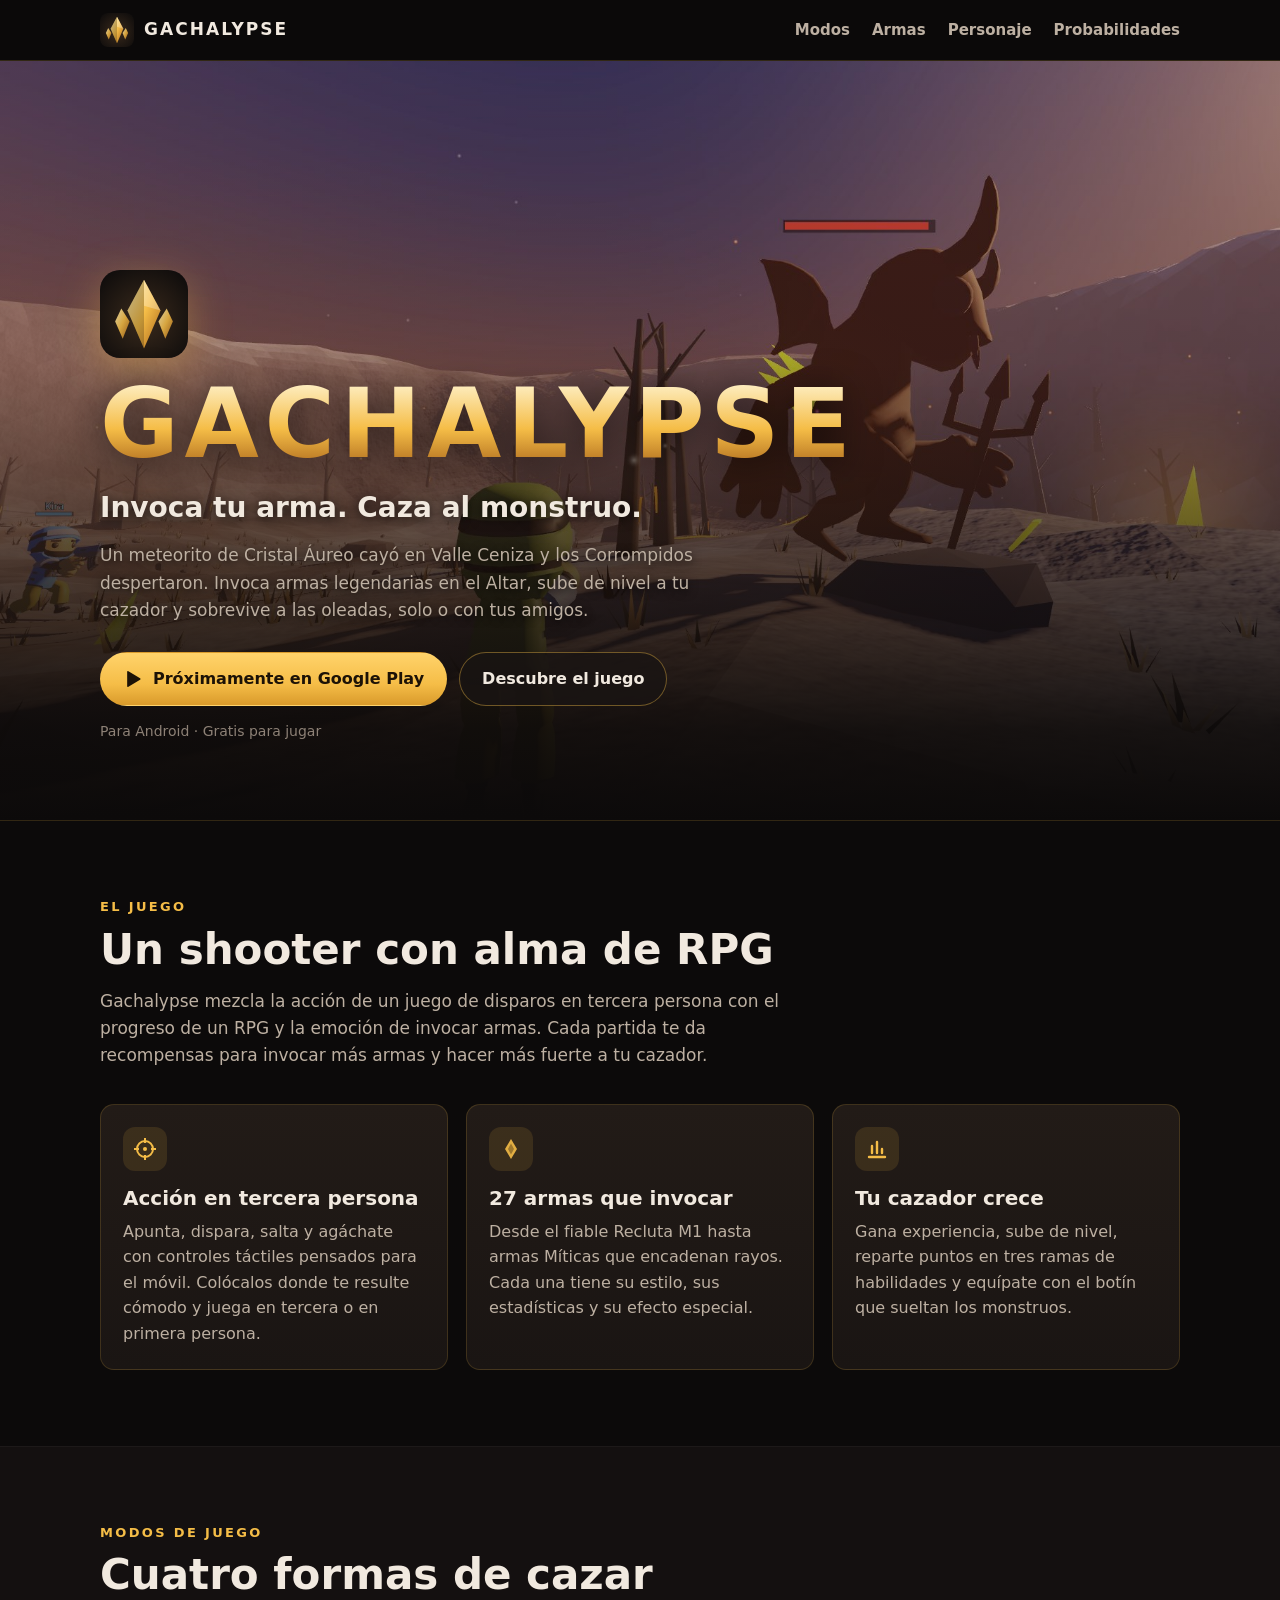
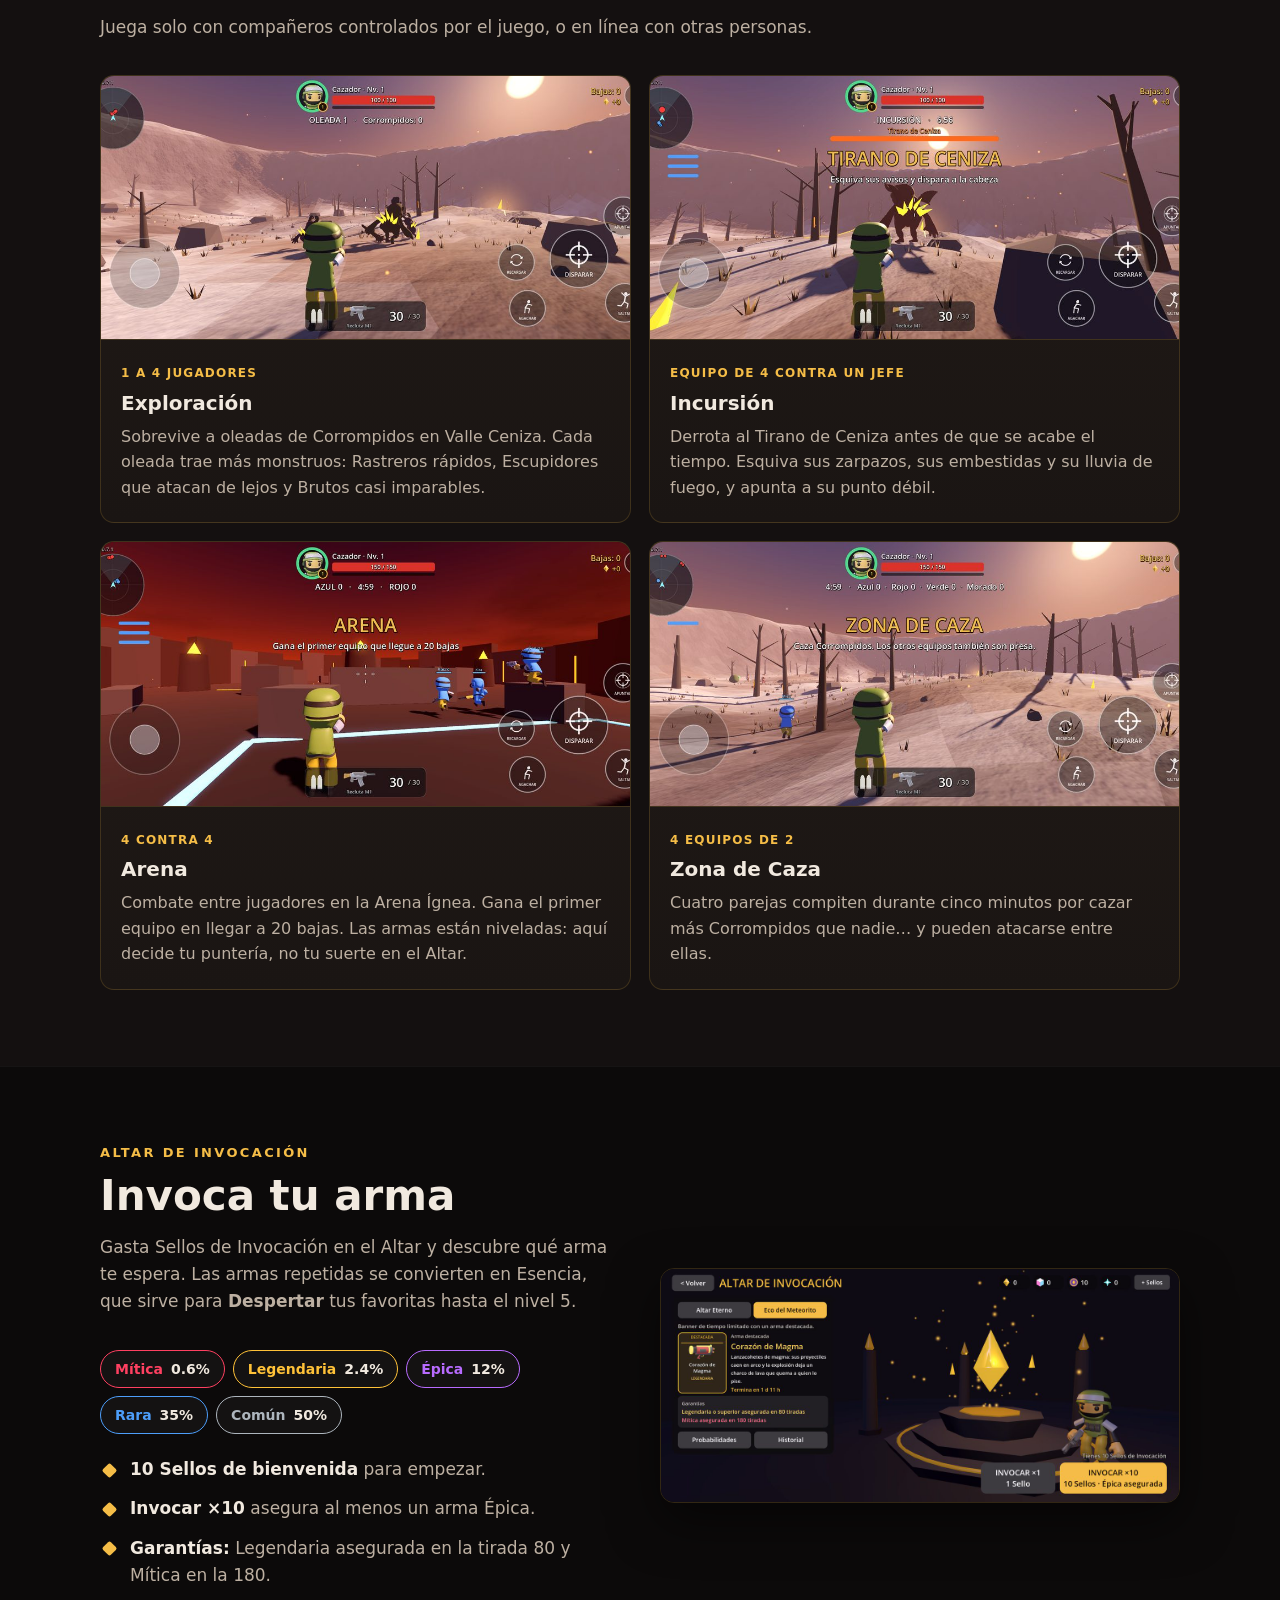
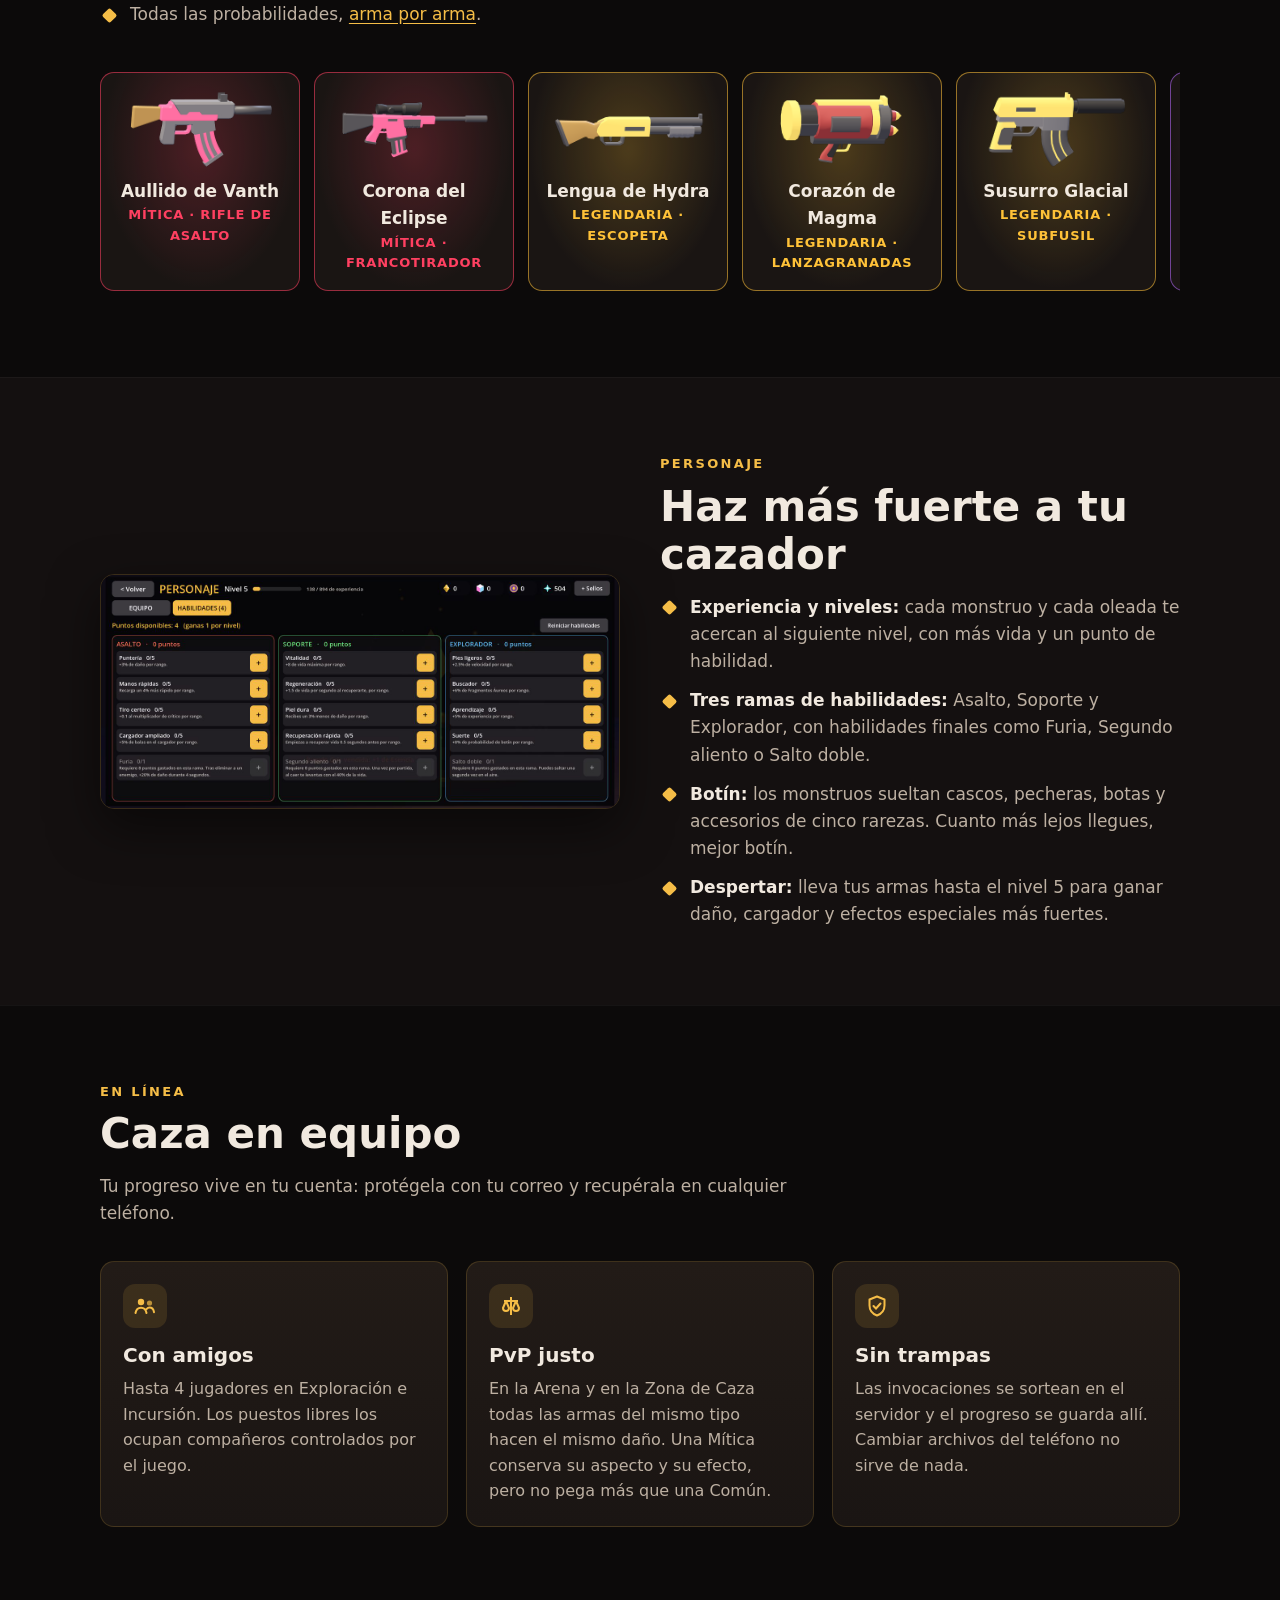
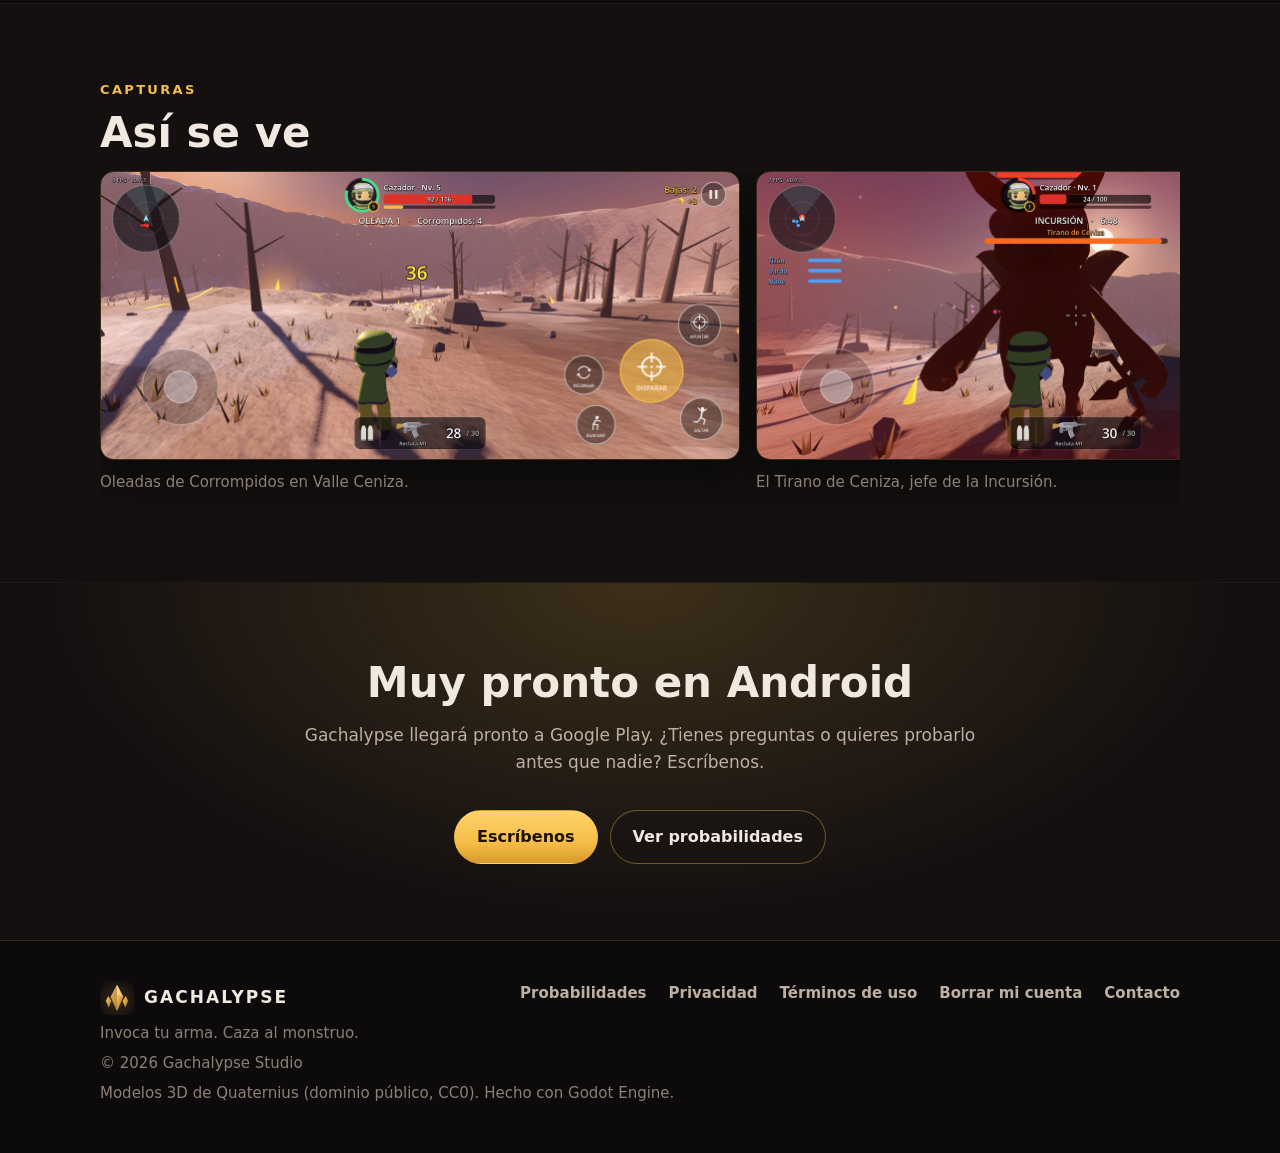
<file: index.html>
<!doctype html>
<html lang="es">
<head>
<meta charset="utf-8">
<meta name="viewport" content="width=device-width, initial-scale=1">
<title>Gachalypse · Invoca tu arma. Caza al monstruo.</title>
<meta name="description" content="Gachalypse es un shooter en tercera persona para Android: invoca entre 27 armas en el Altar, sube de nivel a tu cazador y sobrevive a los Corrompidos, solo o con amigos.">
<meta name="theme-color" content="#0c0a0a">
<link rel="icon" href="img/icono.svg" type="image/svg+xml">
<link rel="apple-touch-icon" href="img/icono-180.png">
<meta property="og:type" content="website">
<meta property="og:title" content="Gachalypse · Invoca tu arma. Caza al monstruo.">
<meta property="og:description" content="Shooter en tercera persona para Android con 27 armas que invocar, RPG y partidas en línea.">
<meta property="og:image" content="img/compartir.jpg">
<meta name="twitter:card" content="summary_large_image">
<link rel="stylesheet" href="estilo.css">
</head>
<body>

<header class="cabecera">
	<div class="contenedor">
		<a class="marca" href="./"><img src="img/icono.svg" alt="" width="34" height="34">GACHALYPSE</a>
		<nav class="menu" aria-label="Secciones">
			<a href="#modos">Modos</a>
			<a href="#armas">Armas</a>
			<a href="#cazador">Personaje</a>
			<a href="probabilidades.html">Probabilidades</a>
		</nav>
	</div>
</header>

<main>

<section class="portada">
	<picture>
		<source media="(max-width: 700px)" srcset="img/portada-movil.jpg">
		<img class="fondo" src="img/portada.jpg" alt="Un cazador y su equipo frente al Tirano de Ceniza, el jefe de la Incursión, en Valle Ceniza." width="1920" height="1080">
	</picture>
	<div class="contenedor">
		<img class="icono" src="img/icono.svg" alt="" width="88" height="88">
		<h1 class="titulo-juego">GACHALYPSE</h1>
		<p class="lema">Invoca tu arma. Caza al monstruo.</p>
		<p class="entradilla">Un meteorito de Cristal Áureo cayó en Valle Ceniza y los Corrompidos despertaron. Invoca armas legendarias en el Altar, sube de nivel a tu cazador y sobrevive a las oleadas, solo o con tus amigos.</p>
		<div class="acciones">
			<span class="boton boton-principal" aria-disabled="true">
				<svg viewBox="0 0 24 24" aria-hidden="true"><path fill="currentColor" d="M5 3.5v17a1 1 0 0 0 1.5.86l14-8.5a1 1 0 0 0 0-1.72l-14-8.5A1 1 0 0 0 5 3.5Z"/></svg>
				Próximamente en Google Play
			</span>
			<a class="boton" href="#modos">Descubre el juego</a>
		</div>
		<p class="pequeno">Para Android · Gratis para jugar</p>
	</div>
</section>

<section class="seccion" id="juego">
	<div class="contenedor">
		<p class="antetitulo">El juego</p>
		<h2>Un shooter con alma de RPG</h2>
		<p class="introduccion">Gachalypse mezcla la acción de un juego de disparos en tercera persona con el progreso de un RPG y la emoción de invocar armas. Cada partida te da recompensas para invocar más armas y hacer más fuerte a tu cazador.</p>
		<div class="rejilla rejilla-3">
			<div class="tarjeta">
				<div class="simbolo"><svg viewBox="0 0 24 24" aria-hidden="true"><circle cx="12" cy="12" r="8" fill="none" stroke="currentColor" stroke-width="2"/><circle cx="12" cy="12" r="2" fill="currentColor"/><path d="M12 1v5M12 18v5M1 12h5M18 12h5" stroke="currentColor" stroke-width="2"/></svg></div>
				<h3>Acción en tercera persona</h3>
				<p>Apunta, dispara, salta y agáchate con controles táctiles pensados para el móvil. Colócalos donde te resulte cómodo y juega en tercera o en primera persona.</p>
			</div>
			<div class="tarjeta">
				<div class="simbolo"><svg viewBox="0 0 24 24" aria-hidden="true"><path fill="currentColor" d="M12 2 18 12 12 22 6 12Z" opacity=".9"/><path fill="#1c1206" d="M12 6.5 15 12l-3 5.5L9 12Z" opacity=".35"/></svg></div>
				<h3>27 armas que invocar</h3>
				<p>Desde el fiable Recluta M1 hasta armas Míticas que encadenan rayos. Cada una tiene su estilo, sus estadísticas y su efecto especial.</p>
			</div>
			<div class="tarjeta">
				<div class="simbolo"><svg viewBox="0 0 24 24" aria-hidden="true"><path d="M4 20h16M7 16V9M12 16V5M17 16v-4" stroke="currentColor" stroke-width="2.4" stroke-linecap="round"/></svg></div>
				<h3>Tu cazador crece</h3>
				<p>Gana experiencia, sube de nivel, reparte puntos en tres ramas de habilidades y equípate con el botín que sueltan los monstruos.</p>
			</div>
		</div>
	</div>
</section>

<section class="seccion oscura" id="modos">
	<div class="contenedor">
		<p class="antetitulo">Modos de juego</p>
		<h2>Cuatro formas de cazar</h2>
		<p class="introduccion">Juega solo con compañeros controlados por el juego, o en línea con otras personas.</p>
		<div class="rejilla rejilla-2">
			<article class="tarjeta modo">
				<img src="img/capturas/modo-exploracion.jpg" alt="Exploración: un cazador ante varios Corrompidos en Valle Ceniza." width="960" height="480" loading="lazy">
				<div class="cuerpo">
					<span class="etiqueta-modo">1 a 4 jugadores</span>
					<h3>Exploración</h3>
					<p>Sobrevive a oleadas de Corrompidos en Valle Ceniza. Cada oleada trae más monstruos: Rastreros rápidos, Escupidores que atacan de lejos y Brutos casi imparables.</p>
				</div>
			</article>
			<article class="tarjeta modo">
				<img src="img/capturas/modo-incursion.jpg" alt="Incursión: el equipo se enfrenta al Tirano de Ceniza." width="960" height="480" loading="lazy">
				<div class="cuerpo">
					<span class="etiqueta-modo">Equipo de 4 contra un jefe</span>
					<h3>Incursión</h3>
					<p>Derrota al Tirano de Ceniza antes de que se acabe el tiempo. Esquiva sus zarpazos, sus embestidas y su lluvia de fuego, y apunta a su punto débil.</p>
				</div>
			</article>
			<article class="tarjeta modo">
				<img src="img/capturas/modo-arena.jpg" alt="Arena: dos equipos de cuatro en la Arena Ígnea." width="960" height="480" loading="lazy">
				<div class="cuerpo">
					<span class="etiqueta-modo">4 contra 4</span>
					<h3>Arena</h3>
					<p>Combate entre jugadores en la Arena Ígnea. Gana el primer equipo en llegar a 20 bajas. Las armas están niveladas: aquí decide tu puntería, no tu suerte en el Altar.</p>
				</div>
			</article>
			<article class="tarjeta modo">
				<img src="img/capturas/modo-zona-de-caza.jpg" alt="Zona de Caza: cuatro equipos compiten por cazar monstruos." width="960" height="480" loading="lazy">
				<div class="cuerpo">
					<span class="etiqueta-modo">4 equipos de 2</span>
					<h3>Zona de Caza</h3>
					<p>Cuatro parejas compiten durante cinco minutos por cazar más Corrompidos que nadie… y pueden atacarse entre ellas.</p>
				</div>
			</article>
		</div>
	</div>
</section>

<section class="seccion" id="armas">
	<div class="contenedor">
		<div class="dos-columnas">
			<div>
				<p class="antetitulo">Altar de Invocación</p>
				<h2>Invoca tu arma</h2>
				<p class="introduccion">Gasta Sellos de Invocación en el Altar y descubre qué arma te espera. Las armas repetidas se convierten en Esencia, que sirve para <strong>Despertar</strong> tus favoritas hasta el nivel 5.</p>
				<!-- altar:inicio (lo escribe herramientas/generar_web.py) -->
				<div class="rarezas" aria-label="Probabilidad de cada rareza">
					<span class="rareza c-mitica">Mítica <b>0.6%</b></span>
					<span class="rareza c-legendaria">Legendaria <b>2.4%</b></span>
					<span class="rareza c-epica">Épica <b>12%</b></span>
					<span class="rareza c-rara">Rara <b>35%</b></span>
					<span class="rareza c-comun">Común <b>50%</b></span>
				</div>
				<ul class="lista-puntos">
					<li><strong>10 Sellos de bienvenida</strong> para empezar.</li>
					<li><strong>Invocar ×10</strong> asegura al menos un arma Épica.</li>
					<li><strong>Garantías:</strong> Legendaria asegurada en la tirada 80 y Mítica en la 180.</li>
					<li>Todas las probabilidades, <a href="probabilidades.html">arma por arma</a>.</li>
				</ul>
				<!-- altar:fin -->
			</div>
			<img class="captura imagen-primero" src="img/capturas/altar.jpg" alt="El Altar de Invocación con el banner limitado Eco del Meteorito." width="1280" height="576" loading="lazy">
		</div>

		<div class="armas" style="margin-top: 44px;" aria-label="Algunas de las armas">
			<div class="arma r-mitica"><img src="img/armas/aullido_de_vanth.png" alt="" width="384" height="192" loading="lazy"><div class="nombre">Aullido de Vanth</div><div class="tipo">Mítica · Rifle de asalto</div></div>
			<div class="arma r-mitica"><img src="img/armas/corona_del_eclipse.png" alt="" width="384" height="192" loading="lazy"><div class="nombre">Corona del Eclipse</div><div class="tipo">Mítica · Francotirador</div></div>
			<div class="arma r-legendaria"><img src="img/armas/lengua_de_hydra.png" alt="" width="384" height="192" loading="lazy"><div class="nombre">Lengua de Hydra</div><div class="tipo">Legendaria · Escopeta</div></div>
			<div class="arma r-legendaria"><img src="img/armas/corazon_de_magma.png" alt="" width="384" height="192" loading="lazy"><div class="nombre">Corazón de Magma</div><div class="tipo">Legendaria · Lanzagranadas</div></div>
			<div class="arma r-legendaria"><img src="img/armas/susurro_glacial.png" alt="" width="384" height="192" loading="lazy"><div class="nombre">Susurro Glacial</div><div class="tipo">Legendaria · Subfusil</div></div>
			<div class="arma r-epica"><img src="img/armas/colmillo_runico.png" alt="" width="384" height="192" loading="lazy"><div class="nombre">Colmillo Rúnico</div><div class="tipo">Épica · Pistola</div></div>
			<div class="arma r-epica"><img src="img/armas/tormenta_carmesi.png" alt="" width="384" height="192" loading="lazy"><div class="nombre">Tormenta Carmesí</div><div class="tipo">Épica · Ametralladora</div></div>
			<div class="arma r-rara"><img src="img/armas/buho_nocturno.png" alt="" width="384" height="192" loading="lazy"><div class="nombre">Búho Nocturno</div><div class="tipo">Rara · Rifle de tirador</div></div>
		</div>
	</div>
</section>

<section class="seccion oscura" id="cazador">
	<div class="contenedor">
		<div class="dos-columnas">
			<img class="captura" src="img/capturas/habilidades.jpg" alt="La pantalla de habilidades del personaje, con las ramas Asalto, Soporte y Explorador." width="1280" height="576" loading="lazy">
			<div>
				<p class="antetitulo">Personaje</p>
				<h2>Haz más fuerte a tu cazador</h2>
				<ul class="lista-puntos">
					<li><strong>Experiencia y niveles:</strong> cada monstruo y cada oleada te acercan al siguiente nivel, con más vida y un punto de habilidad.</li>
					<li><strong>Tres ramas de habilidades:</strong> Asalto, Soporte y Explorador, con habilidades finales como Furia, Segundo aliento o Salto doble.</li>
					<li><strong>Botín:</strong> los monstruos sueltan cascos, pecheras, botas y accesorios de cinco rarezas. Cuanto más lejos llegues, mejor botín.</li>
					<li><strong>Despertar:</strong> lleva tus armas hasta el nivel 5 para ganar daño, cargador y efectos especiales más fuertes.</li>
				</ul>
			</div>
		</div>
	</div>
</section>

<section class="seccion" id="en-linea">
	<div class="contenedor">
		<p class="antetitulo">En línea</p>
		<h2>Caza en equipo</h2>
		<p class="introduccion">Tu progreso vive en tu cuenta: protégela con tu correo y recupérala en cualquier teléfono.</p>
		<div class="rejilla rejilla-3">
			<div class="tarjeta">
				<div class="simbolo"><svg viewBox="0 0 24 24" aria-hidden="true"><circle cx="8" cy="8" r="3.2" fill="currentColor"/><circle cx="16.5" cy="9" r="2.6" fill="currentColor" opacity=".7"/><path d="M2.5 19c.6-3.4 2.8-5.3 5.5-5.3s4.9 1.9 5.5 5.3M13.5 15.2c.9-1 2-1.6 3-1.6 2.3 0 4 1.6 4.5 4.6" fill="none" stroke="currentColor" stroke-width="2" stroke-linecap="round"/></svg></div>
				<h3>Con amigos</h3>
				<p>Hasta 4 jugadores en Exploración e Incursión. Los puestos libres los ocupan compañeros controlados por el juego.</p>
			</div>
			<div class="tarjeta">
				<div class="simbolo"><svg viewBox="0 0 24 24" aria-hidden="true"><path d="M12 3v18M5 7h14M7 7l-3 7a3 3 0 0 0 6 0Zm10 0-3 7a3 3 0 0 0 6 0Z" fill="none" stroke="currentColor" stroke-width="2" stroke-linejoin="round"/></svg></div>
				<h3>PvP justo</h3>
				<p>En la Arena y en la Zona de Caza todas las armas del mismo tipo hacen el mismo daño. Una Mítica conserva su aspecto y su efecto, pero no pega más que una Común.</p>
			</div>
			<div class="tarjeta">
				<div class="simbolo"><svg viewBox="0 0 24 24" aria-hidden="true"><path d="M12 2.5 4.5 5.5v6c0 4.6 3.2 8.4 7.5 10 4.3-1.6 7.5-5.4 7.5-10v-6Z" fill="none" stroke="currentColor" stroke-width="2" stroke-linejoin="round"/><path d="m8.5 12 2.5 2.5 4.5-5" fill="none" stroke="currentColor" stroke-width="2" stroke-linecap="round"/></svg></div>
				<h3>Sin trampas</h3>
				<p>Las invocaciones se sortean en el servidor y el progreso se guarda allí. Cambiar archivos del teléfono no sirve de nada.</p>
			</div>
		</div>
	</div>
</section>

<section class="seccion oscura" id="capturas">
	<div class="contenedor">
		<p class="antetitulo">Capturas</p>
		<h2>Así se ve</h2>
		<div class="galeria">
			<figure><img class="captura" src="img/capturas/combate.jpg" alt="Disparando a un Corrompido en Valle Ceniza." width="1280" height="576" loading="lazy"><figcaption>Oleadas de Corrompidos en Valle Ceniza.</figcaption></figure>
			<figure><img class="captura" src="img/capturas/jefe.jpg" alt="El Tirano de Ceniza en plena Incursión." width="1280" height="576" loading="lazy"><figcaption>El Tirano de Ceniza, jefe de la Incursión.</figcaption></figure>
			<figure><img class="captura" src="img/capturas/invocacion.jpg" alt="El cristal del Altar brillando en morado durante una invocación." width="1280" height="576" loading="lazy"><figcaption>El cristal toma el color de la mejor rareza que te salga.</figcaption></figure>
			<figure><img class="captura" src="img/capturas/resultados.jpg" alt="Resultados de una invocación ×10." width="1280" height="576" loading="lazy"><figcaption>Invocación ×10 con un arma Épica asegurada.</figcaption></figure>
			<figure><img class="captura" src="img/capturas/arsenal.jpg" alt="El Arsenal con las armas conseguidas y sus estadísticas." width="1280" height="576" loading="lazy"><figcaption>El Arsenal: equipa, despierta o vende tus armas.</figcaption></figure>
			<figure><img class="captura" src="img/capturas/primera-persona.jpg" alt="Vista en primera persona con las manos sujetando el arma." width="1280" height="576" loading="lazy"><figcaption>¿Prefieres la primera persona? También puedes.</figcaption></figure>
			<figure><img class="captura" src="img/capturas/menu.jpg" alt="El menú principal con el cristal del Altar." width="1280" height="576" loading="lazy"><figcaption>El menú principal.</figcaption></figure>
		</div>
	</div>
</section>

<section class="seccion llamada">
	<div class="contenedor">
		<h2>Muy pronto en Android</h2>
		<p class="introduccion" style="margin-left: auto; margin-right: auto;">Gachalypse llegará pronto a Google Play. ¿Tienes preguntas o quieres probarlo antes que nadie? Escríbenos.</p>
		<div class="acciones">
			<a class="boton boton-principal" href="mailto:gachalypse@gmail.com?subject=Gachalypse">Escríbenos</a>
			<a class="boton" href="probabilidades.html">Ver probabilidades</a>
		</div>
	</div>
</section>

</main>

<footer class="pie">
	<div class="contenedor">
		<div class="columnas">
			<div>
				<a class="marca" href="./"><img src="img/icono.svg" alt="" width="34" height="34">GACHALYPSE</a>
				<p>Invoca tu arma. Caza al monstruo.</p>
				<p>© 2026 Gachalypse Studio</p>
			</div>
			<nav aria-label="Información">
				<a href="probabilidades.html">Probabilidades</a>
				<a href="privacidad.html">Privacidad</a>
				<a href="terminos.html">Términos de uso</a>
				<a href="borrar-cuenta.html">Borrar mi cuenta</a>
				<a href="mailto:gachalypse@gmail.com">Contacto</a>
			</nav>
		</div>
		<p>Modelos 3D de Quaternius (dominio público, CC0). Hecho con Godot Engine.</p>
	</div>
</footer>

</body>
</html>
</file>
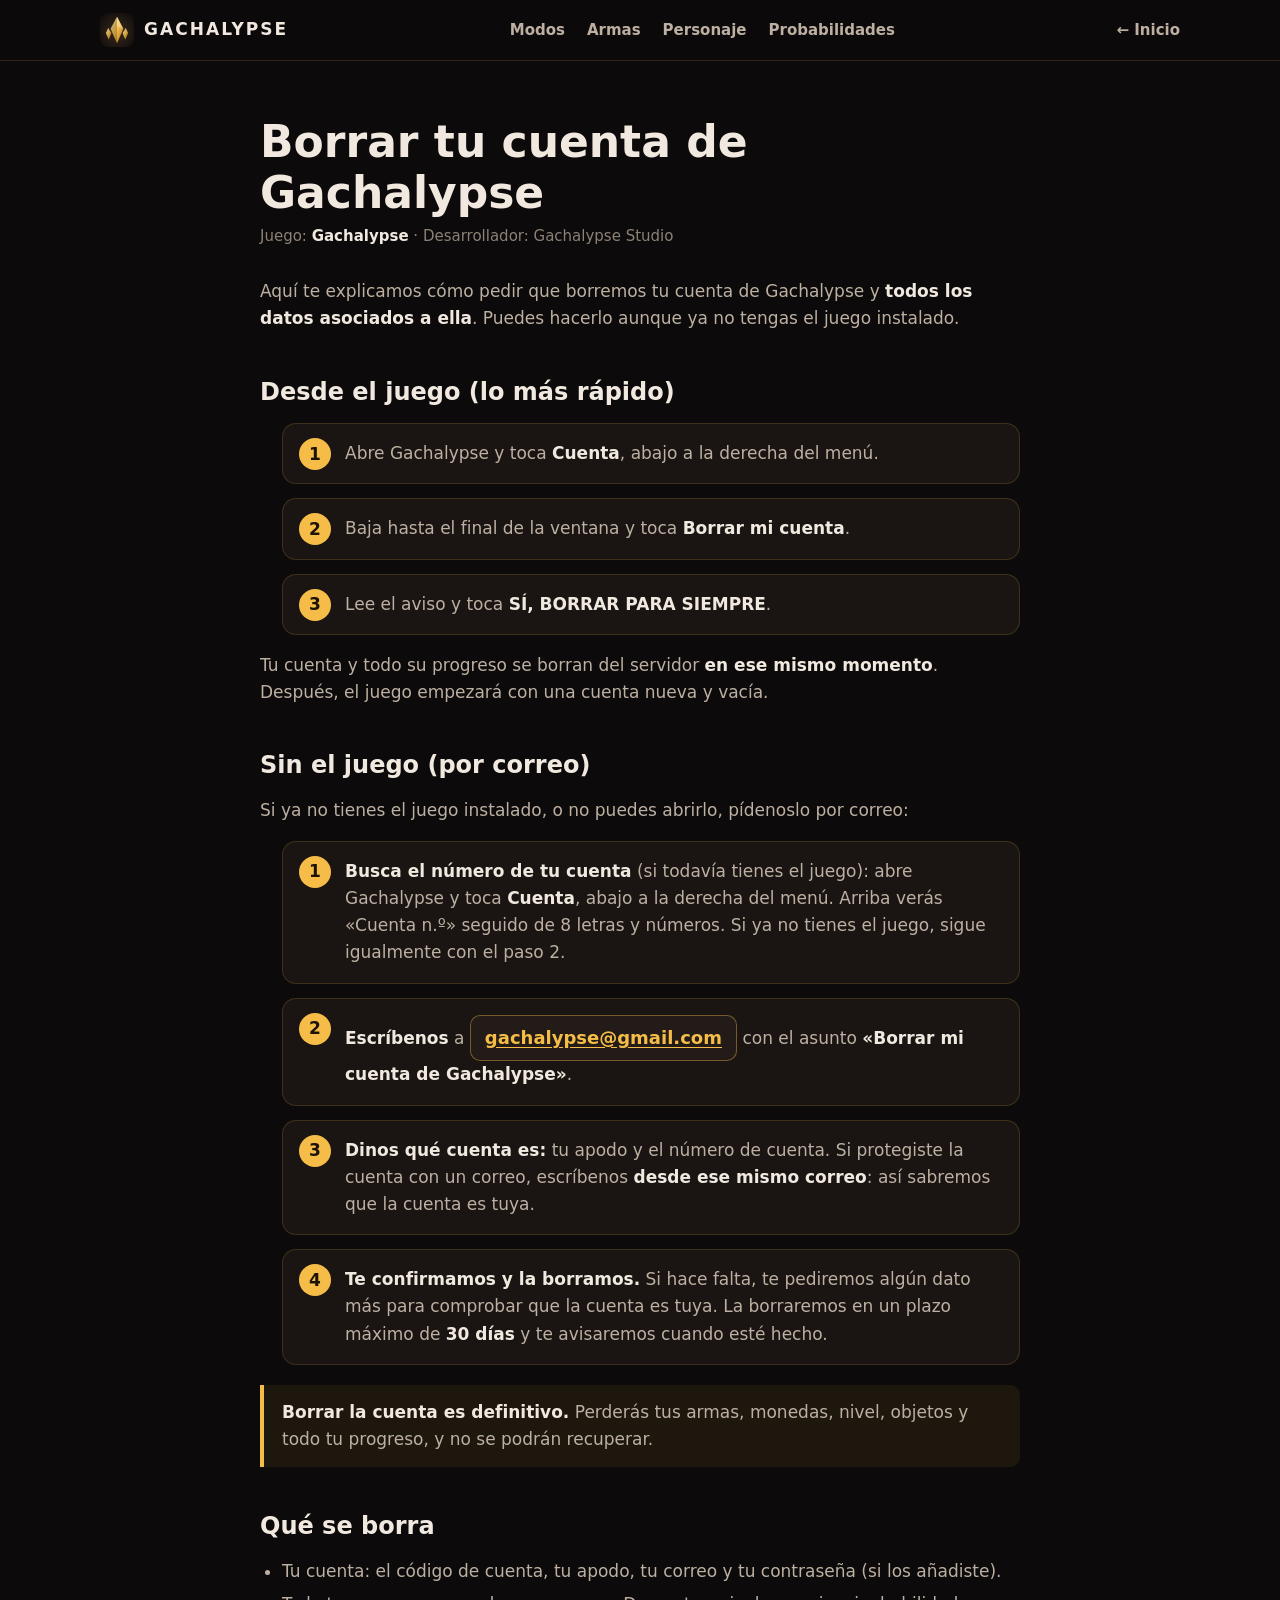
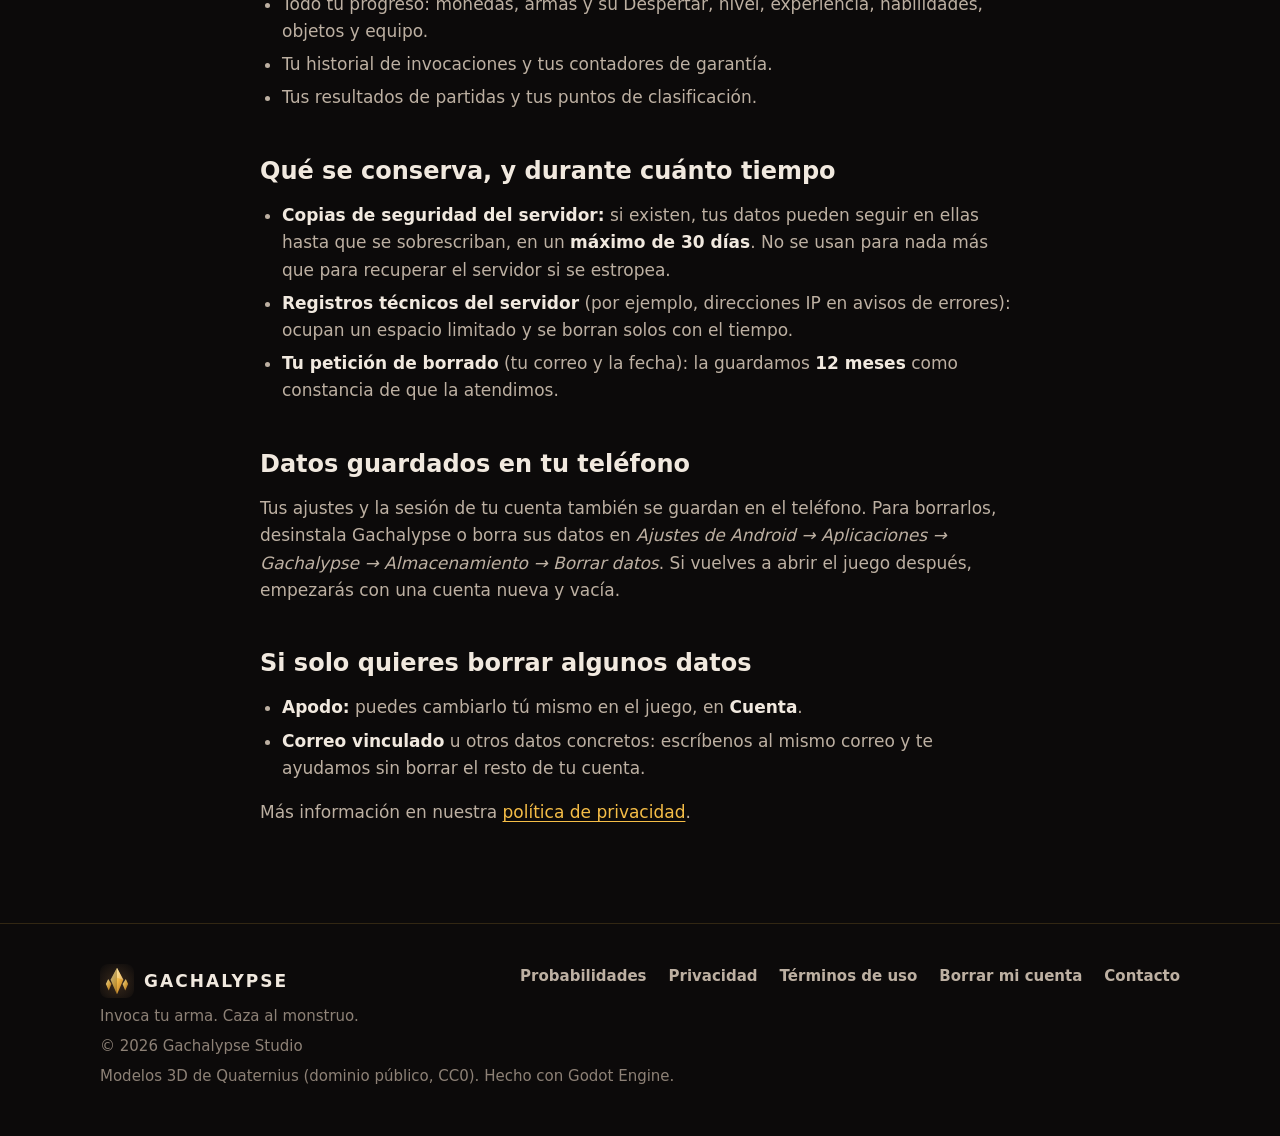
<file: borrar-cuenta.html>
<!doctype html>
<html lang="es">
<head>
<meta charset="utf-8">
<meta name="viewport" content="width=device-width, initial-scale=1">
<title>Borrar tu cuenta · Gachalypse</title>
<meta name="description" content="Cómo pedir que se borre tu cuenta de Gachalypse y todos sus datos, qué se borra y qué se conserva.">
<meta name="theme-color" content="#0c0a0a">
<link rel="icon" href="img/icono.svg" type="image/svg+xml">
<link rel="apple-touch-icon" href="img/icono-180.png">
<link rel="stylesheet" href="estilo.css">
</head>
<body>
<header class="cabecera">
	<div class="contenedor">
		<a class="marca" href="./"><img src="img/icono.svg" alt="" width="34" height="34">GACHALYPSE</a>
		<nav class="menu" aria-label="Secciones">
			<a href="./#modos">Modos</a>
			<a href="./#armas">Armas</a>
			<a href="./#cazador">Personaje</a>
			<a href="probabilidades.html">Probabilidades</a>
		</nav>
		<a class="volver" href="./">← Inicio</a>
	</div>
</header>

<main class="documento">
	<div class="contenedor">
		<h1>Borrar tu cuenta de Gachalypse</h1>
		<p class="fecha">Juego: <strong>Gachalypse</strong> · Desarrollador: Gachalypse Studio</p>

		<p>Aquí te explicamos cómo pedir que borremos tu cuenta de Gachalypse y <strong>todos los datos asociados a ella</strong>. Puedes hacerlo aunque ya no tengas el juego instalado.</p>

		<h2>Desde el juego (lo más rápido)</h2>
		<ol class="pasos">
			<li>Abre Gachalypse y toca <strong>Cuenta</strong>, abajo a la derecha del menú.</li>
			<li>Baja hasta el final de la ventana y toca <strong>Borrar mi cuenta</strong>.</li>
			<li>Lee el aviso y toca <strong>SÍ, BORRAR PARA SIEMPRE</strong>.</li>
		</ol>
		<p>Tu cuenta y todo su progreso se borran del servidor <strong>en ese mismo momento</strong>. Después, el juego empezará con una cuenta nueva y vacía.</p>

		<h2>Sin el juego (por correo)</h2>
		<p>Si ya no tienes el juego instalado, o no puedes abrirlo, pídenoslo por correo:</p>
		<ol class="pasos">
			<li><strong>Busca el número de tu cuenta</strong> (si todavía tienes el juego): abre Gachalypse y toca <strong>Cuenta</strong>, abajo a la derecha del menú. Arriba verás «Cuenta n.º» seguido de 8 letras y números. Si ya no tienes el juego, sigue igualmente con el paso 2.</li>
			<li><strong>Escríbenos</strong> a <a class="correo" href="mailto:gachalypse@gmail.com?subject=Borrar%20mi%20cuenta%20de%20Gachalypse">gachalypse@gmail.com</a> con el asunto <strong>«Borrar mi cuenta de Gachalypse»</strong>.</li>
			<li><strong>Dinos qué cuenta es:</strong> tu apodo y el número de cuenta. Si protegiste la cuenta con un correo, escríbenos <strong>desde ese mismo correo</strong>: así sabremos que la cuenta es tuya.</li>
			<li><strong>Te confirmamos y la borramos.</strong> Si hace falta, te pediremos algún dato más para comprobar que la cuenta es tuya. La borraremos en un plazo máximo de <strong>30 días</strong> y te avisaremos cuando esté hecho.</li>
		</ol>

		<div class="aviso"><p><strong>Borrar la cuenta es definitivo.</strong> Perderás tus armas, monedas, nivel, objetos y todo tu progreso, y no se podrán recuperar.</p></div>

		<h2>Qué se borra</h2>
		<ul>
			<li>Tu cuenta: el código de cuenta, tu apodo, tu correo y tu contraseña (si los añadiste).</li>
			<li>Todo tu progreso: monedas, armas y su Despertar, nivel, experiencia, habilidades, objetos y equipo.</li>
			<li>Tu historial de invocaciones y tus contadores de garantía.</li>
			<li>Tus resultados de partidas y tus puntos de clasificación.</li>
		</ul>

		<h2>Qué se conserva, y durante cuánto tiempo</h2>
		<ul>
			<li><strong>Copias de seguridad del servidor:</strong> si existen, tus datos pueden seguir en ellas hasta que se sobrescriban, en un <strong>máximo de 30 días</strong>. No se usan para nada más que para recuperar el servidor si se estropea.</li>
			<li><strong>Registros técnicos del servidor</strong> (por ejemplo, direcciones IP en avisos de errores): ocupan un espacio limitado y se borran solos con el tiempo.</li>
			<li><strong>Tu petición de borrado</strong> (tu correo y la fecha): la guardamos <strong>12 meses</strong> como constancia de que la atendimos.</li>
		</ul>

		<h2>Datos guardados en tu teléfono</h2>
		<p>Tus ajustes y la sesión de tu cuenta también se guardan en el teléfono. Para borrarlos, desinstala Gachalypse o borra sus datos en <em>Ajustes de Android → Aplicaciones → Gachalypse → Almacenamiento → Borrar datos</em>. Si vuelves a abrir el juego después, empezarás con una cuenta nueva y vacía.</p>

		<h2>Si solo quieres borrar algunos datos</h2>
		<ul>
			<li><strong>Apodo:</strong> puedes cambiarlo tú mismo en el juego, en <strong>Cuenta</strong>.</li>
			<li><strong>Correo vinculado</strong> u otros datos concretos: escríbenos al mismo correo y te ayudamos sin borrar el resto de tu cuenta.</li>
		</ul>

		<p>Más información en nuestra <a href="privacidad.html">política de privacidad</a>.</p>
	</div>
</main>

<footer class="pie">
	<div class="contenedor">
		<div class="columnas">
			<div>
				<a class="marca" href="./"><img src="img/icono.svg" alt="" width="34" height="34">GACHALYPSE</a>
				<p>Invoca tu arma. Caza al monstruo.</p>
				<p>© 2026 Gachalypse Studio</p>
			</div>
			<nav aria-label="Información">
				<a href="probabilidades.html">Probabilidades</a>
				<a href="privacidad.html">Privacidad</a>
				<a href="terminos.html">Términos de uso</a>
				<a href="borrar-cuenta.html">Borrar mi cuenta</a>
				<a href="mailto:gachalypse@gmail.com">Contacto</a>
			</nav>
		</div>
		<p>Modelos 3D de Quaternius (dominio público, CC0). Hecho con Godot Engine.</p>
	</div>
</footer>
</body>
</html>
</file>
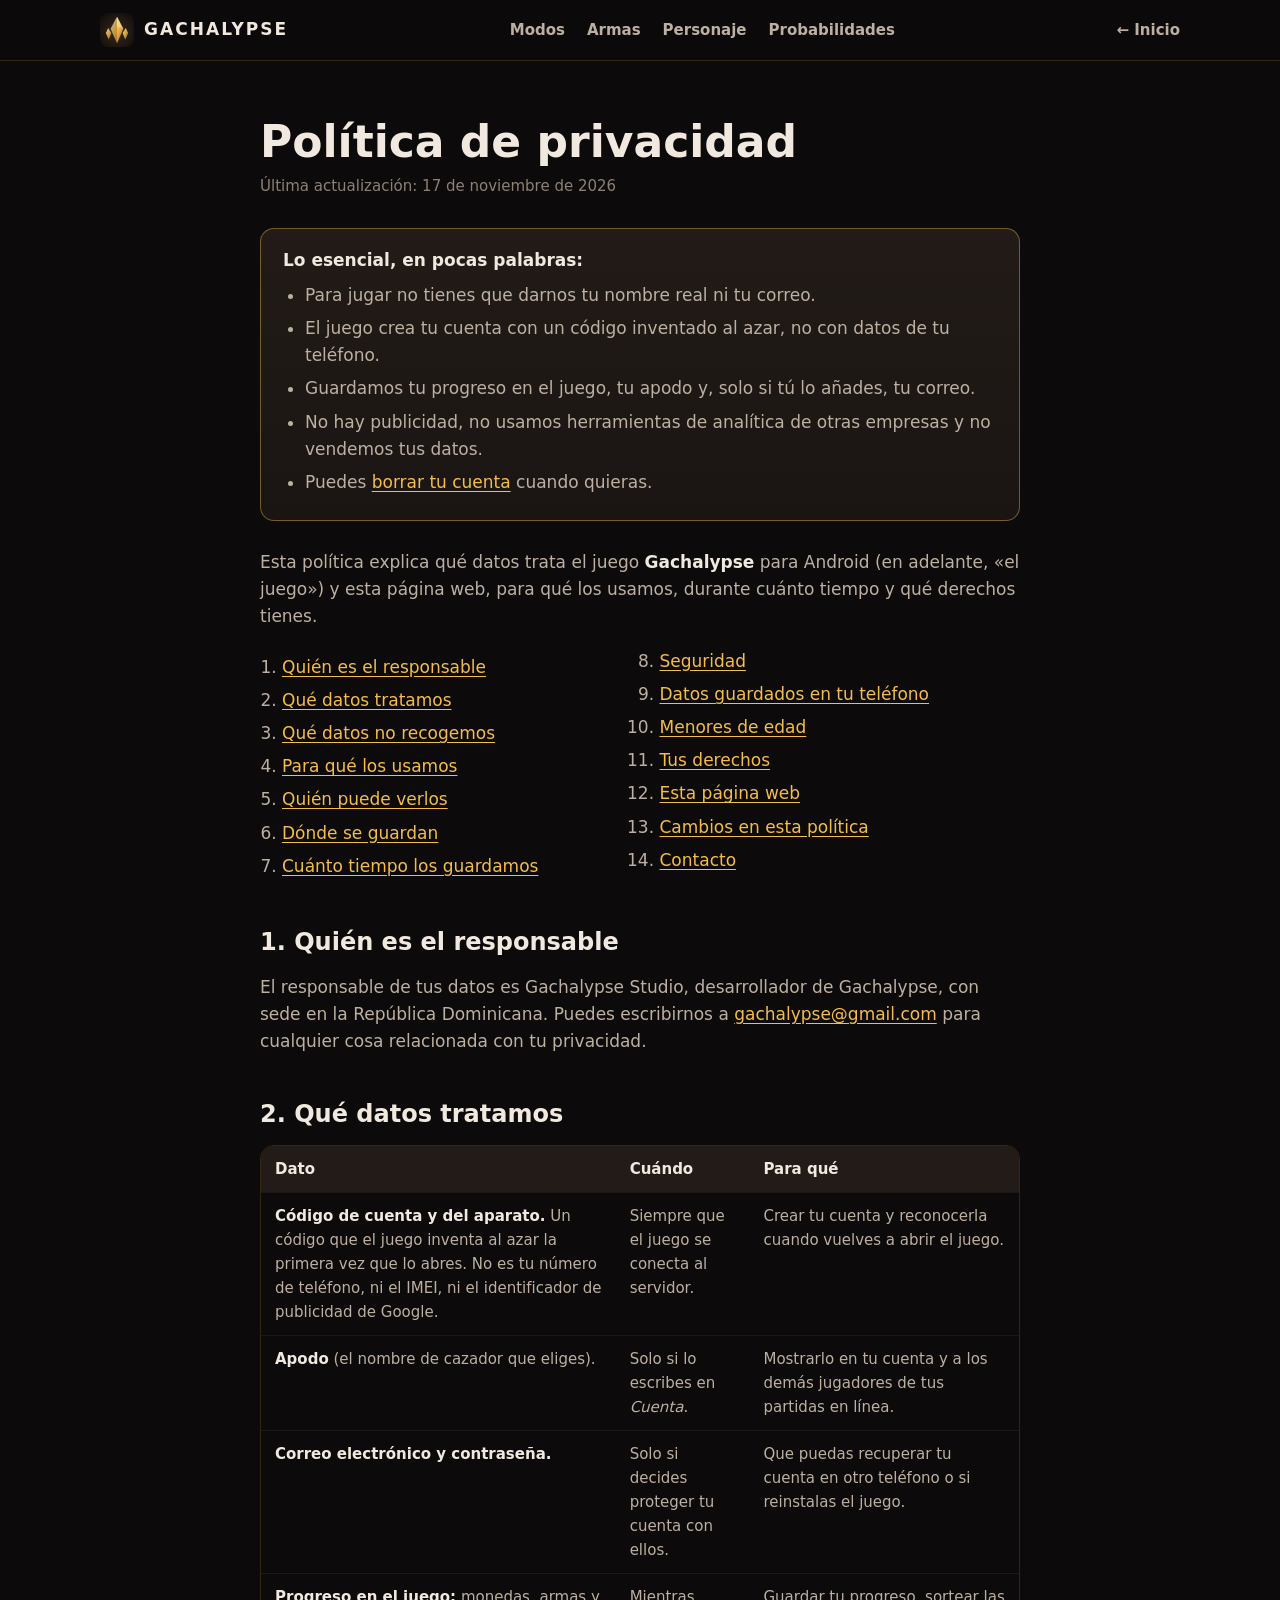
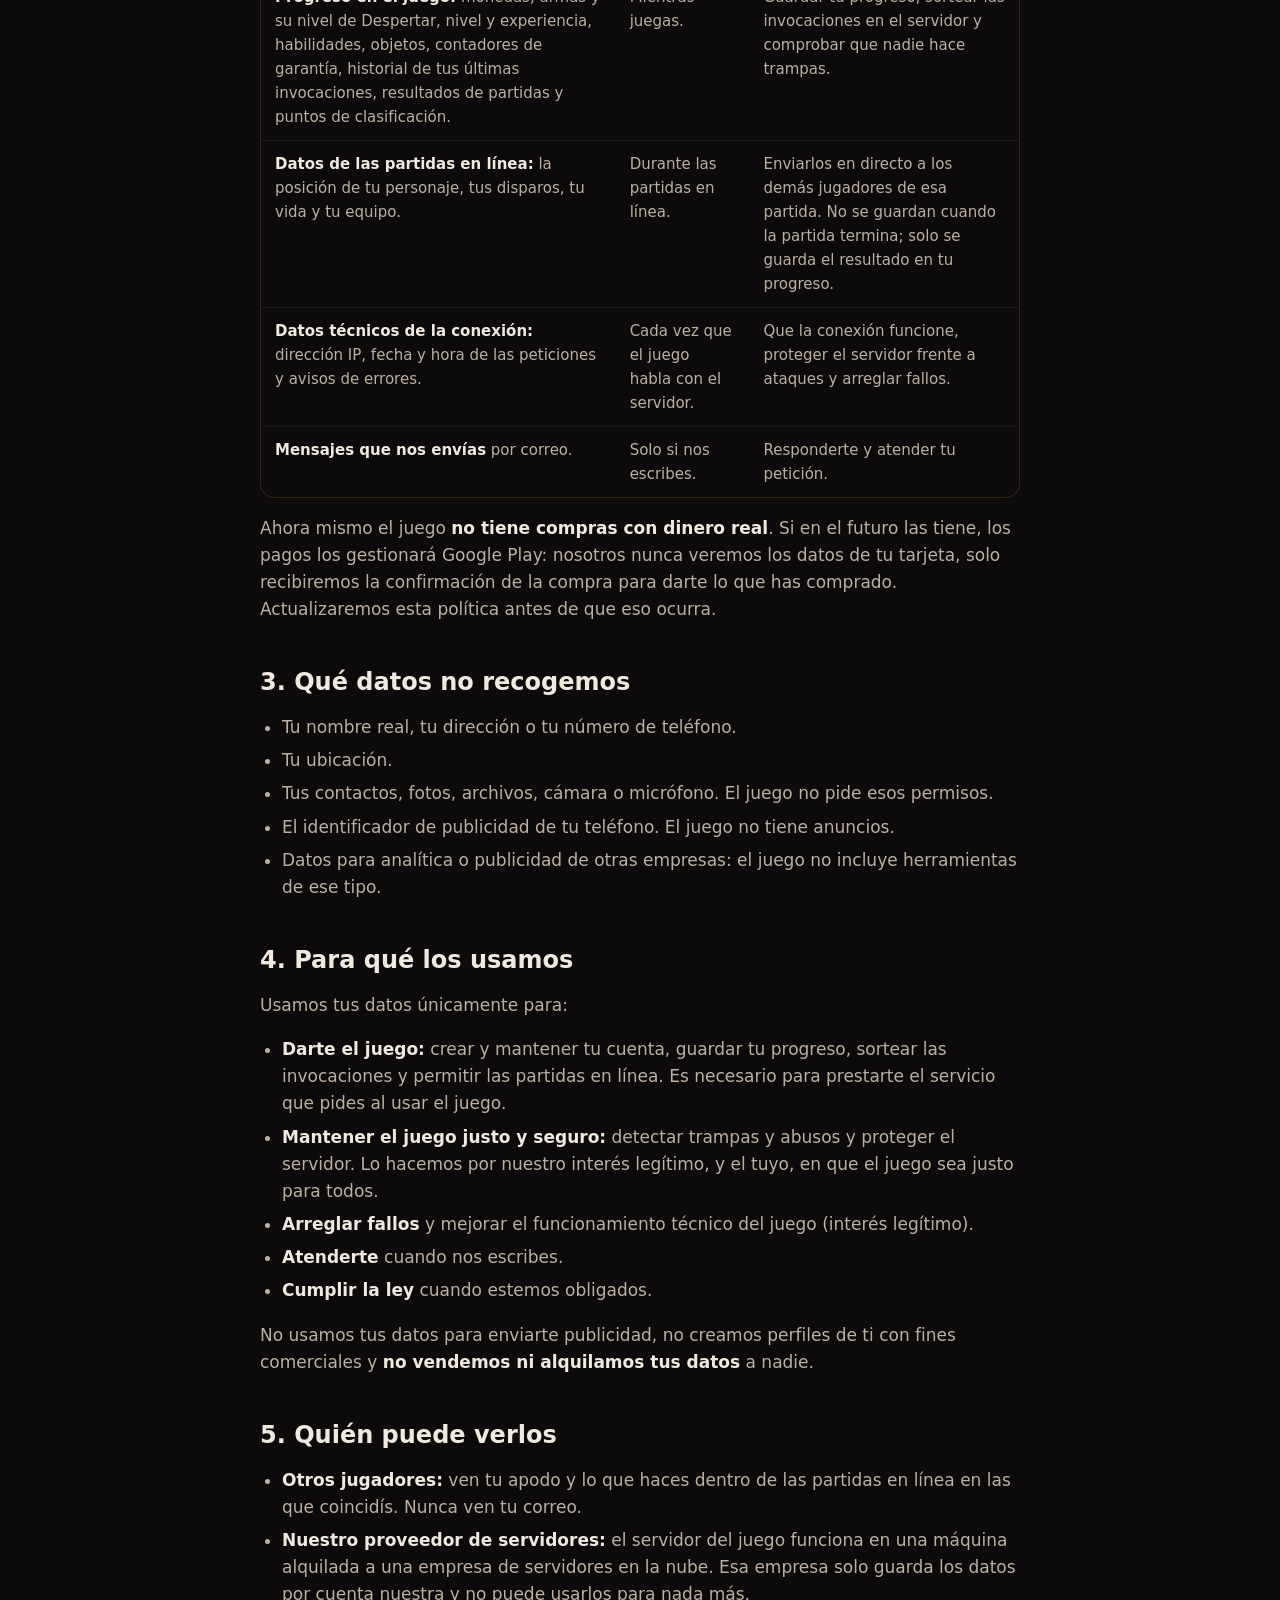
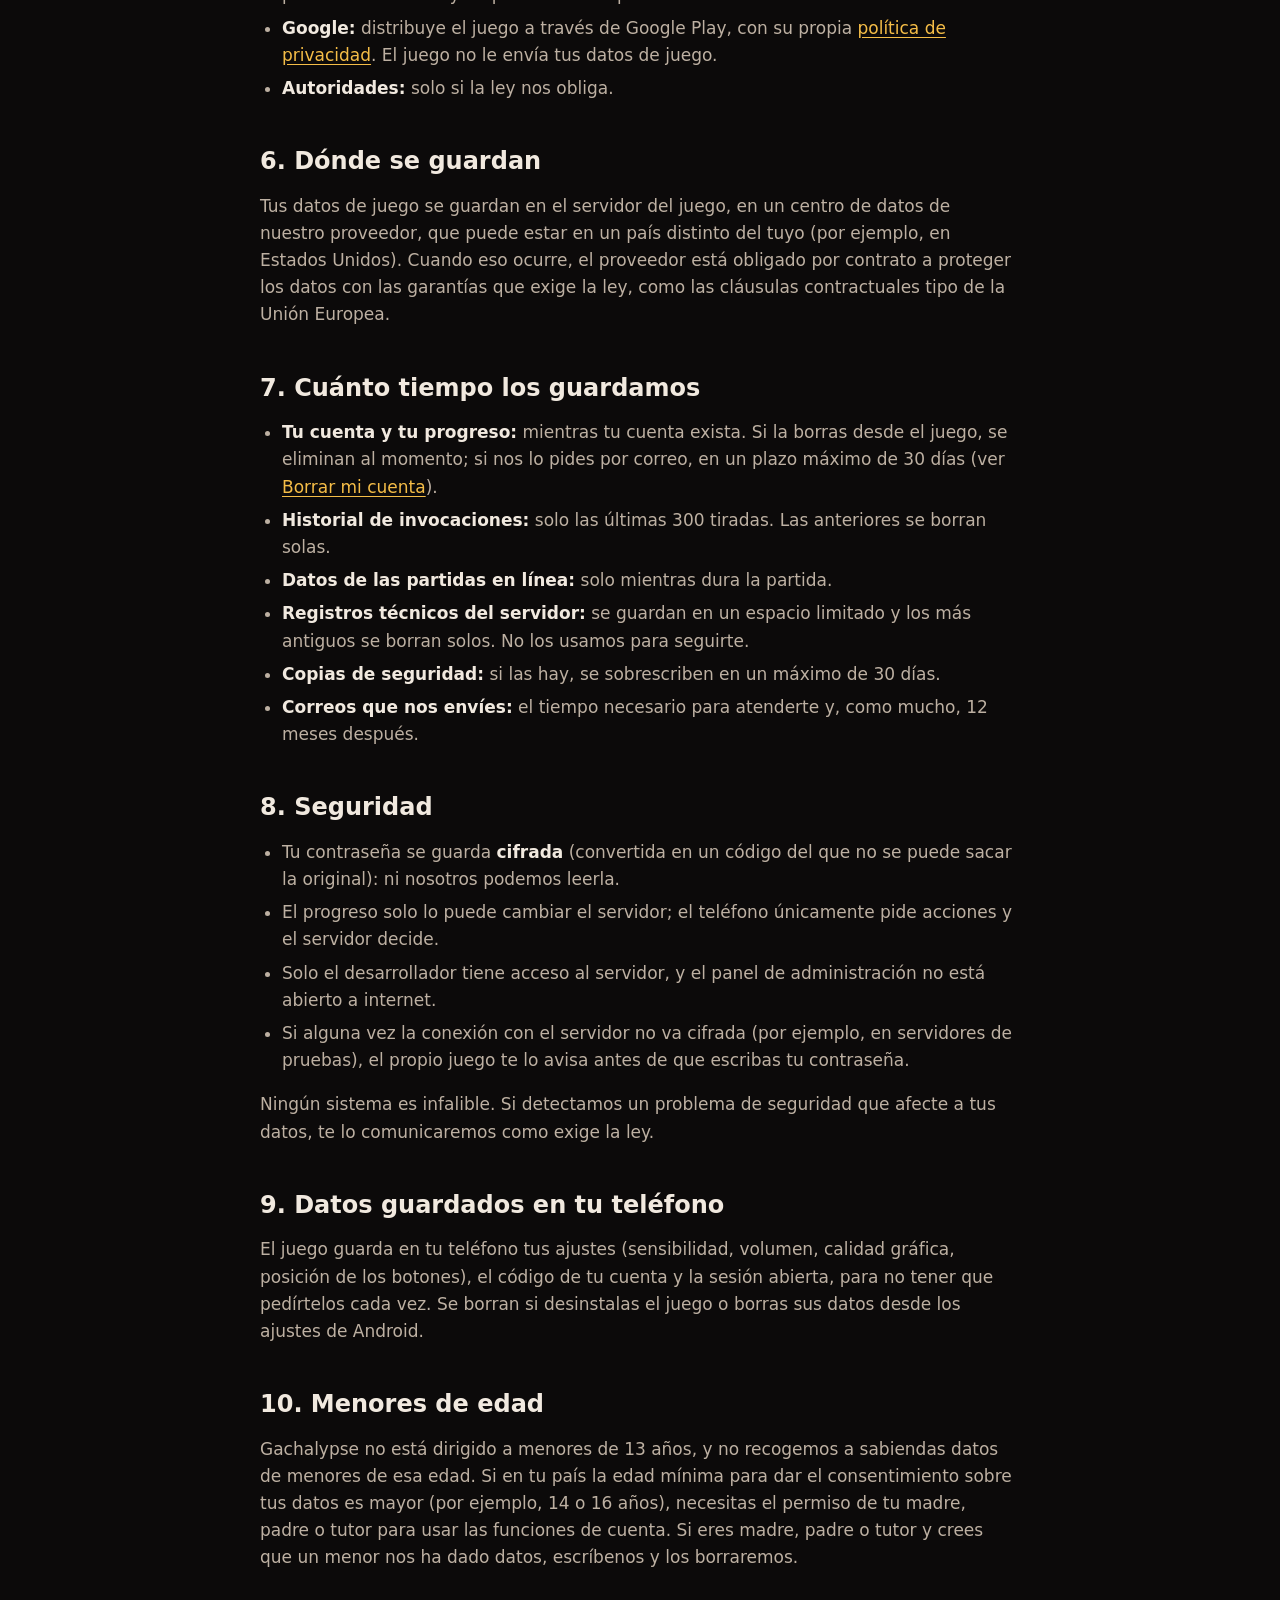
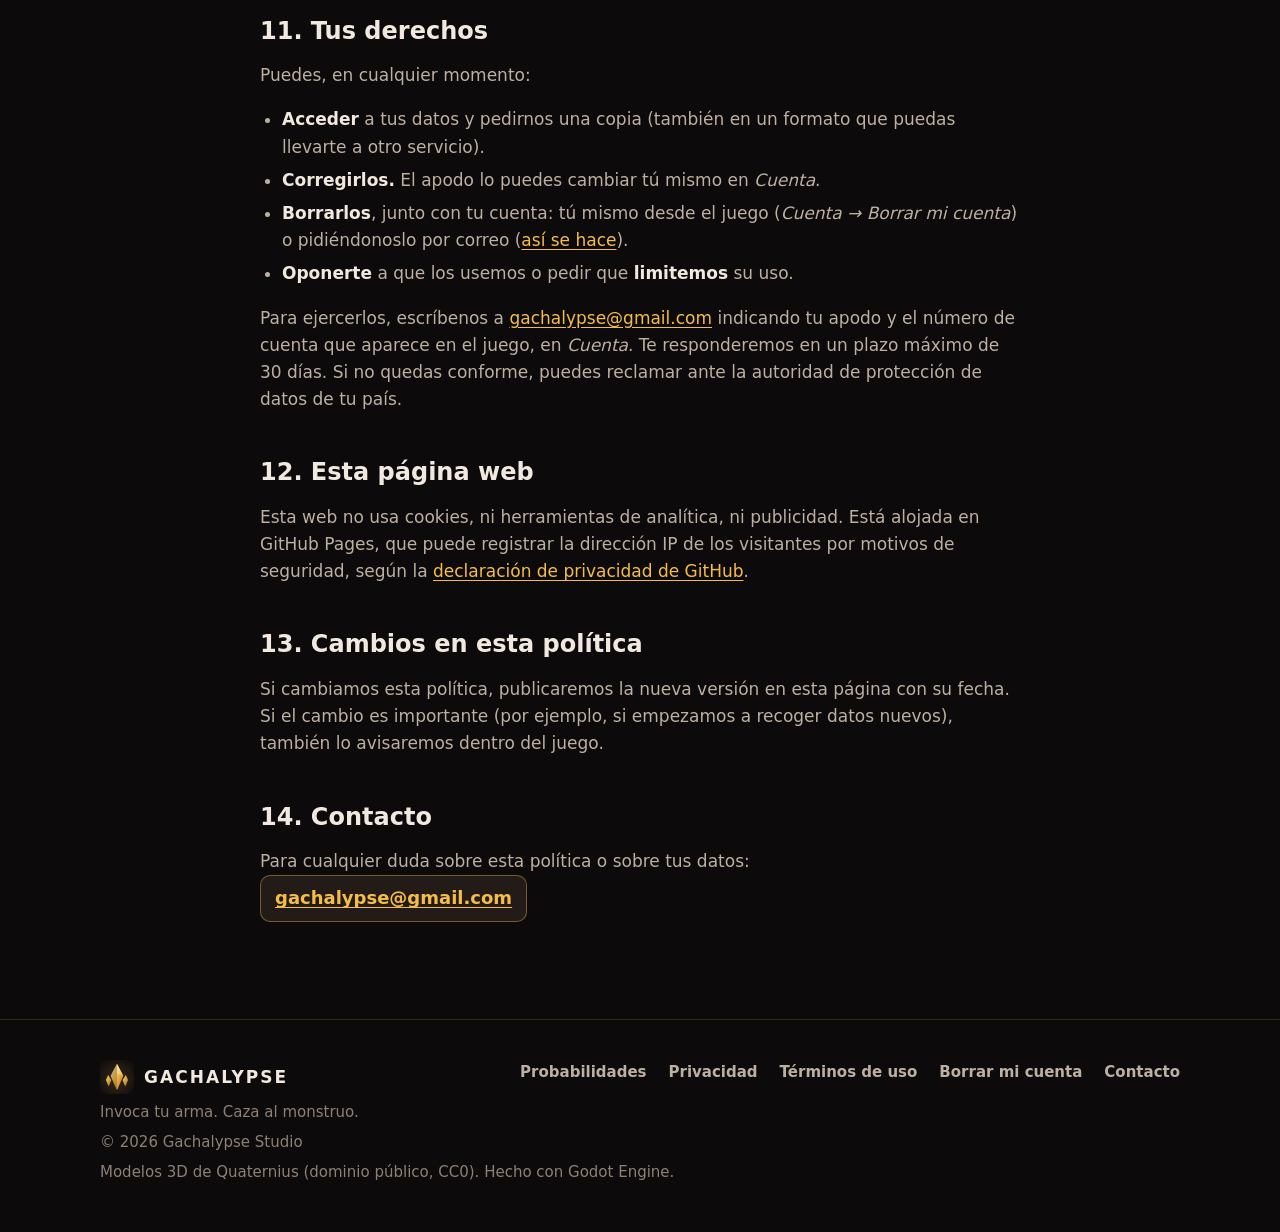
<file: privacidad.html>
<!doctype html>
<html lang="es">
<head>
<meta charset="utf-8">
<meta name="viewport" content="width=device-width, initial-scale=1">
<title>Política de privacidad · Gachalypse</title>
<meta name="description" content="Qué datos trata Gachalypse, para qué, cuánto tiempo y cómo ejercer tus derechos o borrar tu cuenta.">
<meta name="theme-color" content="#0c0a0a">
<link rel="icon" href="img/icono.svg" type="image/svg+xml">
<link rel="apple-touch-icon" href="img/icono-180.png">
<link rel="stylesheet" href="estilo.css">
</head>
<body>
<header class="cabecera">
	<div class="contenedor">
		<a class="marca" href="./"><img src="img/icono.svg" alt="" width="34" height="34">GACHALYPSE</a>
		<nav class="menu" aria-label="Secciones">
			<a href="./#modos">Modos</a>
			<a href="./#armas">Armas</a>
			<a href="./#cazador">Personaje</a>
			<a href="probabilidades.html">Probabilidades</a>
		</nav>
		<a class="volver" href="./">← Inicio</a>
	</div>
</header>

<main class="documento">
	<div class="contenedor">
		<h1>Política de privacidad</h1>
		<p class="fecha">Última actualización: 17 de noviembre de 2026</p>

		<div class="resumen">
			<p><strong>Lo esencial, en pocas palabras:</strong></p>
			<ul>
				<li>Para jugar no tienes que darnos tu nombre real ni tu correo.</li>
				<li>El juego crea tu cuenta con un código inventado al azar, no con datos de tu teléfono.</li>
				<li>Guardamos tu progreso en el juego, tu apodo y, solo si tú lo añades, tu correo.</li>
				<li>No hay publicidad, no usamos herramientas de analítica de otras empresas y no vendemos tus datos.</li>
				<li>Puedes <a href="borrar-cuenta.html">borrar tu cuenta</a> cuando quieras.</li>
			</ul>
		</div>

		<p>Esta política explica qué datos trata el juego <strong>Gachalypse</strong> para Android (en adelante, «el juego») y esta página web, para qué los usamos, durante cuánto tiempo y qué derechos tienes.</p>

		<ol class="indice">
			<li><a href="#responsable">Quién es el responsable</a></li>
			<li><a href="#datos">Qué datos tratamos</a></li>
			<li><a href="#no-recogemos">Qué datos no recogemos</a></li>
			<li><a href="#para-que">Para qué los usamos</a></li>
			<li><a href="#quien-los-ve">Quién puede verlos</a></li>
			<li><a href="#donde">Dónde se guardan</a></li>
			<li><a href="#cuanto-tiempo">Cuánto tiempo los guardamos</a></li>
			<li><a href="#seguridad">Seguridad</a></li>
			<li><a href="#telefono">Datos guardados en tu teléfono</a></li>
			<li><a href="#menores">Menores de edad</a></li>
			<li><a href="#derechos">Tus derechos</a></li>
			<li><a href="#web">Esta página web</a></li>
			<li><a href="#cambios">Cambios en esta política</a></li>
			<li><a href="#contacto">Contacto</a></li>
		</ol>

		<h2 id="responsable">1. Quién es el responsable</h2>
		<p>El responsable de tus datos es Gachalypse Studio, desarrollador de Gachalypse, con sede en la República Dominicana. Puedes escribirnos a <a href="mailto:gachalypse@gmail.com">gachalypse@gmail.com</a> para cualquier cosa relacionada con tu privacidad.</p>

		<h2 id="datos">2. Qué datos tratamos</h2>
		<div class="tabla-envoltorio">
			<table>
				<thead><tr><th>Dato</th><th>Cuándo</th><th>Para qué</th></tr></thead>
				<tbody>
					<tr>
						<td><strong>Código de cuenta y del aparato.</strong> Un código que el juego inventa al azar la primera vez que lo abres. No es tu número de teléfono, ni el IMEI, ni el identificador de publicidad de Google.</td>
						<td>Siempre que el juego se conecta al servidor.</td>
						<td>Crear tu cuenta y reconocerla cuando vuelves a abrir el juego.</td>
					</tr>
					<tr>
						<td><strong>Apodo</strong> (el nombre de cazador que eliges).</td>
						<td>Solo si lo escribes en <em>Cuenta</em>.</td>
						<td>Mostrarlo en tu cuenta y a los demás jugadores de tus partidas en línea.</td>
					</tr>
					<tr>
						<td><strong>Correo electrónico y contraseña.</strong></td>
						<td>Solo si decides proteger tu cuenta con ellos.</td>
						<td>Que puedas recuperar tu cuenta en otro teléfono o si reinstalas el juego.</td>
					</tr>
					<tr>
						<td><strong>Progreso en el juego:</strong> monedas, armas y su nivel de Despertar, nivel y experiencia, habilidades, objetos, contadores de garantía, historial de tus últimas invocaciones, resultados de partidas y puntos de clasificación.</td>
						<td>Mientras juegas.</td>
						<td>Guardar tu progreso, sortear las invocaciones en el servidor y comprobar que nadie hace trampas.</td>
					</tr>
					<tr>
						<td><strong>Datos de las partidas en línea:</strong> la posición de tu personaje, tus disparos, tu vida y tu equipo.</td>
						<td>Durante las partidas en línea.</td>
						<td>Enviarlos en directo a los demás jugadores de esa partida. No se guardan cuando la partida termina; solo se guarda el resultado en tu progreso.</td>
					</tr>
					<tr>
						<td><strong>Datos técnicos de la conexión:</strong> dirección IP, fecha y hora de las peticiones y avisos de errores.</td>
						<td>Cada vez que el juego habla con el servidor.</td>
						<td>Que la conexión funcione, proteger el servidor frente a ataques y arreglar fallos.</td>
					</tr>
					<tr>
						<td><strong>Mensajes que nos envías</strong> por correo.</td>
						<td>Solo si nos escribes.</td>
						<td>Responderte y atender tu petición.</td>
					</tr>
				</tbody>
			</table>
		</div>
		<p>Ahora mismo el juego <strong>no tiene compras con dinero real</strong>. Si en el futuro las tiene, los pagos los gestionará Google Play: nosotros nunca veremos los datos de tu tarjeta, solo recibiremos la confirmación de la compra para darte lo que has comprado. Actualizaremos esta política antes de que eso ocurra.</p>

		<h2 id="no-recogemos">3. Qué datos no recogemos</h2>
		<ul>
			<li>Tu nombre real, tu dirección o tu número de teléfono.</li>
			<li>Tu ubicación.</li>
			<li>Tus contactos, fotos, archivos, cámara o micrófono. El juego no pide esos permisos.</li>
			<li>El identificador de publicidad de tu teléfono. El juego no tiene anuncios.</li>
			<li>Datos para analítica o publicidad de otras empresas: el juego no incluye herramientas de ese tipo.</li>
		</ul>

		<h2 id="para-que">4. Para qué los usamos</h2>
		<p>Usamos tus datos únicamente para:</p>
		<ul>
			<li><strong>Darte el juego:</strong> crear y mantener tu cuenta, guardar tu progreso, sortear las invocaciones y permitir las partidas en línea. Es necesario para prestarte el servicio que pides al usar el juego.</li>
			<li><strong>Mantener el juego justo y seguro:</strong> detectar trampas y abusos y proteger el servidor. Lo hacemos por nuestro interés legítimo, y el tuyo, en que el juego sea justo para todos.</li>
			<li><strong>Arreglar fallos</strong> y mejorar el funcionamiento técnico del juego (interés legítimo).</li>
			<li><strong>Atenderte</strong> cuando nos escribes.</li>
			<li><strong>Cumplir la ley</strong> cuando estemos obligados.</li>
		</ul>
		<p>No usamos tus datos para enviarte publicidad, no creamos perfiles de ti con fines comerciales y <strong>no vendemos ni alquilamos tus datos</strong> a nadie.</p>

		<h2 id="quien-los-ve">5. Quién puede verlos</h2>
		<ul>
			<li><strong>Otros jugadores:</strong> ven tu apodo y lo que haces dentro de las partidas en línea en las que coincidís. Nunca ven tu correo.</li>
			<li><strong>Nuestro proveedor de servidores:</strong> el servidor del juego funciona en una máquina alquilada a una empresa de servidores en la nube. Esa empresa solo guarda los datos por cuenta nuestra y no puede usarlos para nada más.</li>
			<li><strong>Google:</strong> distribuye el juego a través de Google Play, con su propia <a href="https://policies.google.com/privacy" rel="noopener">política de privacidad</a>. El juego no le envía tus datos de juego.</li>
			<li><strong>Autoridades:</strong> solo si la ley nos obliga.</li>
		</ul>

		<h2 id="donde">6. Dónde se guardan</h2>
		<p>Tus datos de juego se guardan en el servidor del juego, en un centro de datos de nuestro proveedor, que puede estar en un país distinto del tuyo (por ejemplo, en Estados Unidos). Cuando eso ocurre, el proveedor está obligado por contrato a proteger los datos con las garantías que exige la ley, como las cláusulas contractuales tipo de la Unión Europea.</p>

		<h2 id="cuanto-tiempo">7. Cuánto tiempo los guardamos</h2>
		<ul>
			<li><strong>Tu cuenta y tu progreso:</strong> mientras tu cuenta exista. Si la borras desde el juego, se eliminan al momento; si nos lo pides por correo, en un plazo máximo de 30 días (ver <a href="borrar-cuenta.html">Borrar mi cuenta</a>).</li>
			<li><strong>Historial de invocaciones:</strong> solo las últimas 300 tiradas. Las anteriores se borran solas.</li>
			<li><strong>Datos de las partidas en línea:</strong> solo mientras dura la partida.</li>
			<li><strong>Registros técnicos del servidor:</strong> se guardan en un espacio limitado y los más antiguos se borran solos. No los usamos para seguirte.</li>
			<li><strong>Copias de seguridad:</strong> si las hay, se sobrescriben en un máximo de 30 días.</li>
			<li><strong>Correos que nos envíes:</strong> el tiempo necesario para atenderte y, como mucho, 12 meses después.</li>
		</ul>

		<h2 id="seguridad">8. Seguridad</h2>
		<ul>
			<li>Tu contraseña se guarda <strong>cifrada</strong> (convertida en un código del que no se puede sacar la original): ni nosotros podemos leerla.</li>
			<li>El progreso solo lo puede cambiar el servidor; el teléfono únicamente pide acciones y el servidor decide.</li>
			<li>Solo el desarrollador tiene acceso al servidor, y el panel de administración no está abierto a internet.</li>
			<li>Si alguna vez la conexión con el servidor no va cifrada (por ejemplo, en servidores de pruebas), el propio juego te lo avisa antes de que escribas tu contraseña.</li>
		</ul>
		<p>Ningún sistema es infalible. Si detectamos un problema de seguridad que afecte a tus datos, te lo comunicaremos como exige la ley.</p>

		<h2 id="telefono">9. Datos guardados en tu teléfono</h2>
		<p>El juego guarda en tu teléfono tus ajustes (sensibilidad, volumen, calidad gráfica, posición de los botones), el código de tu cuenta y la sesión abierta, para no tener que pedírtelos cada vez. Se borran si desinstalas el juego o borras sus datos desde los ajustes de Android.</p>

		<h2 id="menores">10. Menores de edad</h2>
		<p>Gachalypse no está dirigido a menores de 13 años, y no recogemos a sabiendas datos de menores de esa edad. Si en tu país la edad mínima para dar el consentimiento sobre tus datos es mayor (por ejemplo, 14 o 16 años), necesitas el permiso de tu madre, padre o tutor para usar las funciones de cuenta. Si eres madre, padre o tutor y crees que un menor nos ha dado datos, escríbenos y los borraremos.</p>

		<h2 id="derechos">11. Tus derechos</h2>
		<p>Puedes, en cualquier momento:</p>
		<ul>
			<li><strong>Acceder</strong> a tus datos y pedirnos una copia (también en un formato que puedas llevarte a otro servicio).</li>
			<li><strong>Corregirlos.</strong> El apodo lo puedes cambiar tú mismo en <em>Cuenta</em>.</li>
			<li><strong>Borrarlos</strong>, junto con tu cuenta: tú mismo desde el juego (<em>Cuenta → Borrar mi cuenta</em>) o pidiéndonoslo por correo (<a href="borrar-cuenta.html">así se hace</a>).</li>
			<li><strong>Oponerte</strong> a que los usemos o pedir que <strong>limitemos</strong> su uso.</li>
		</ul>
		<p>Para ejercerlos, escríbenos a <a href="mailto:gachalypse@gmail.com">gachalypse@gmail.com</a> indicando tu apodo y el número de cuenta que aparece en el juego, en <em>Cuenta</em>. Te responderemos en un plazo máximo de 30 días. Si no quedas conforme, puedes reclamar ante la autoridad de protección de datos de tu país.</p>

		<h2 id="web">12. Esta página web</h2>
		<p>Esta web no usa cookies, ni herramientas de analítica, ni publicidad. Está alojada en GitHub Pages, que puede registrar la dirección IP de los visitantes por motivos de seguridad, según la <a href="https://docs.github.com/es/site-policy/privacy-policies/github-general-privacy-statement" rel="noopener">declaración de privacidad de GitHub</a>.</p>

		<h2 id="cambios">13. Cambios en esta política</h2>
		<p>Si cambiamos esta política, publicaremos la nueva versión en esta página con su fecha. Si el cambio es importante (por ejemplo, si empezamos a recoger datos nuevos), también lo avisaremos dentro del juego.</p>

		<h2 id="contacto">14. Contacto</h2>
		<p>Para cualquier duda sobre esta política o sobre tus datos: <a class="correo" href="mailto:gachalypse@gmail.com">gachalypse@gmail.com</a></p>
	</div>
</main>

<footer class="pie">
	<div class="contenedor">
		<div class="columnas">
			<div>
				<a class="marca" href="./"><img src="img/icono.svg" alt="" width="34" height="34">GACHALYPSE</a>
				<p>Invoca tu arma. Caza al monstruo.</p>
				<p>© 2026 Gachalypse Studio</p>
			</div>
			<nav aria-label="Información">
				<a href="probabilidades.html">Probabilidades</a>
				<a href="privacidad.html">Privacidad</a>
				<a href="terminos.html">Términos de uso</a>
				<a href="borrar-cuenta.html">Borrar mi cuenta</a>
				<a href="mailto:gachalypse@gmail.com">Contacto</a>
			</nav>
		</div>
		<p>Modelos 3D de Quaternius (dominio público, CC0). Hecho con Godot Engine.</p>
	</div>
</footer>
</body>
</html>
</file>
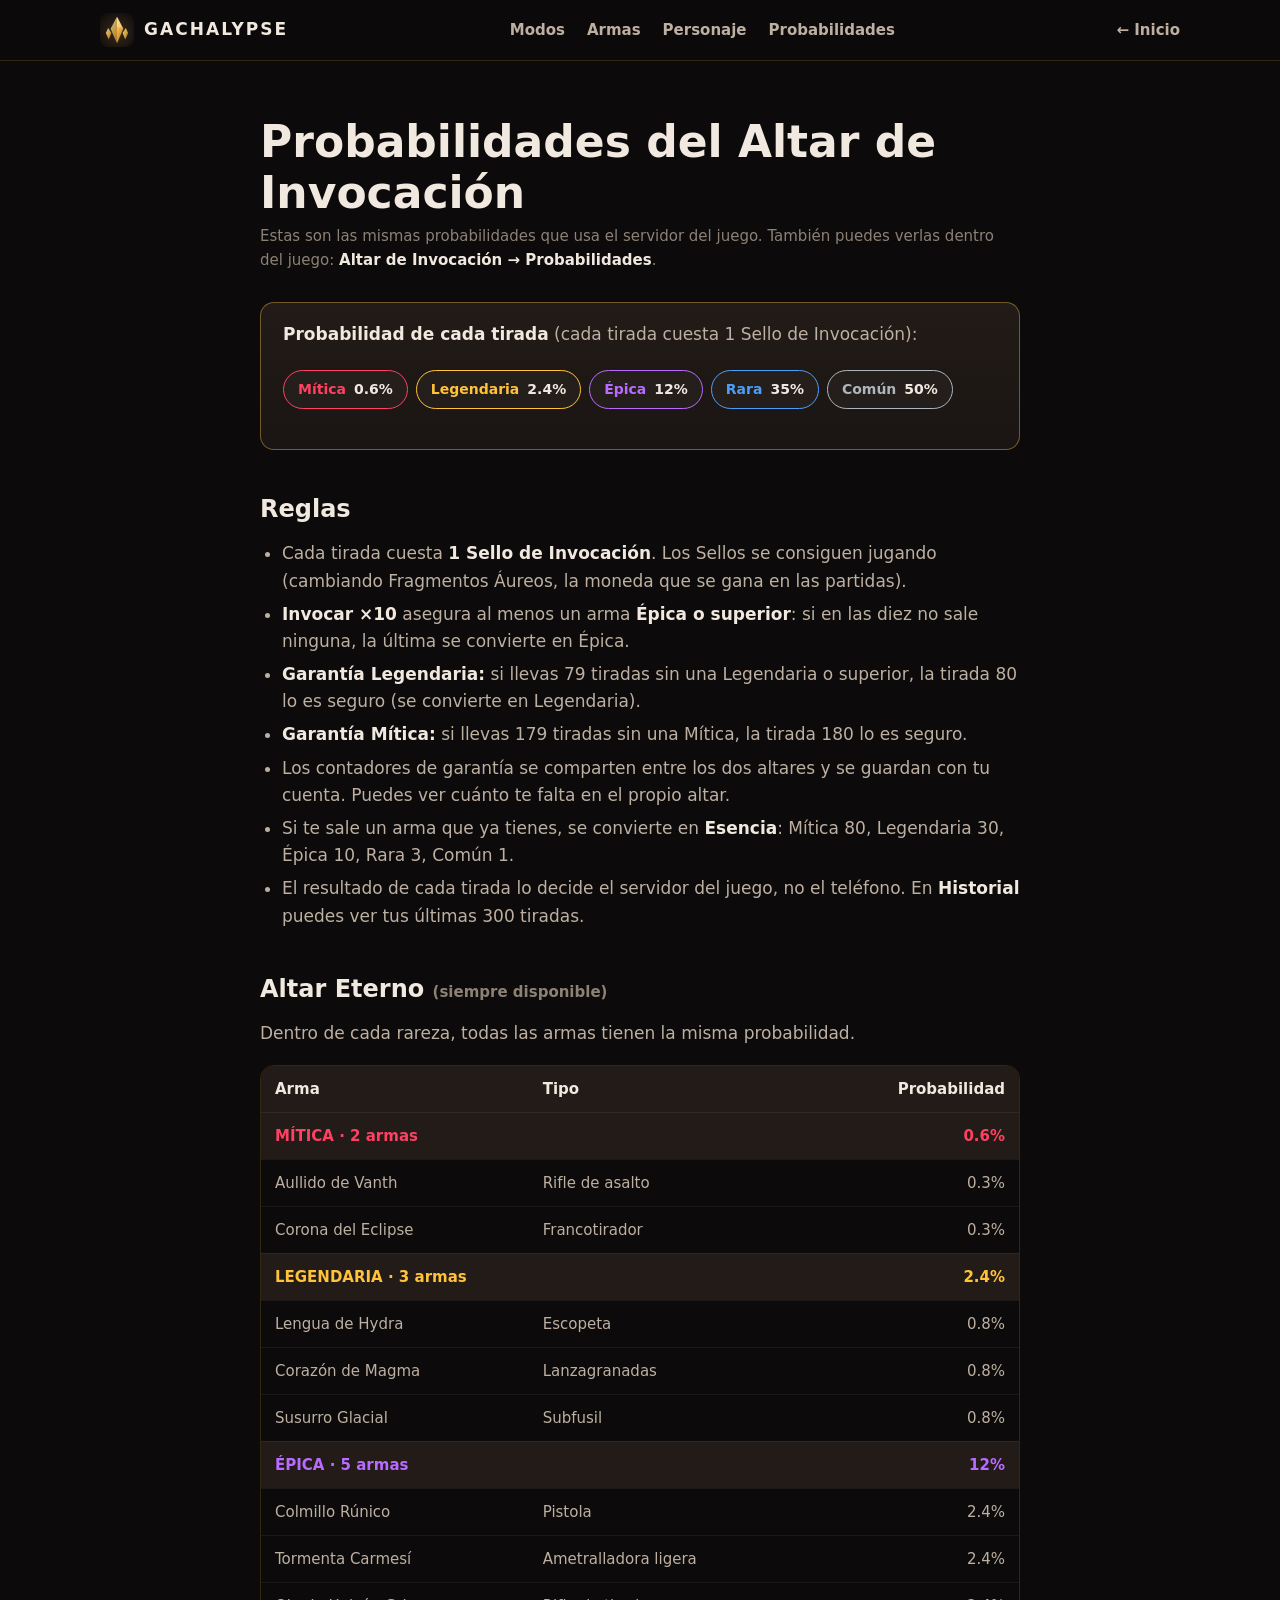
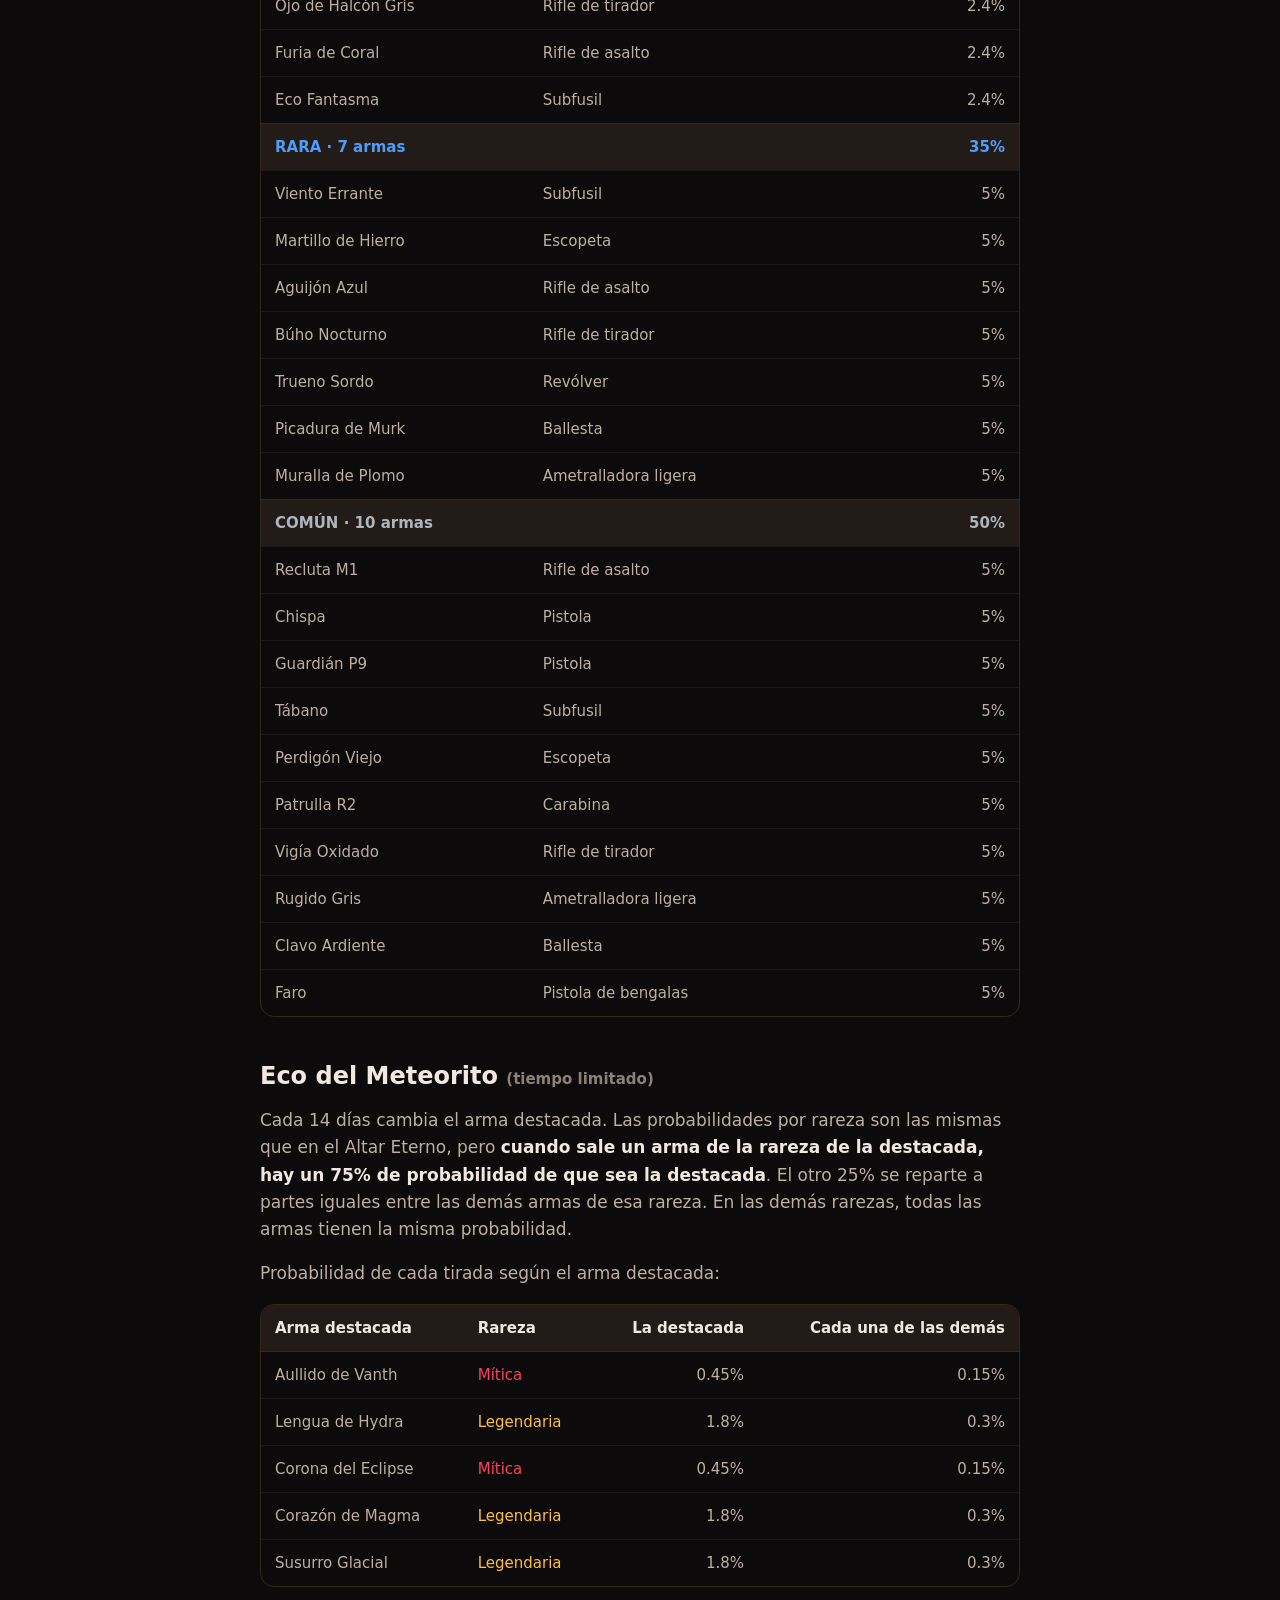
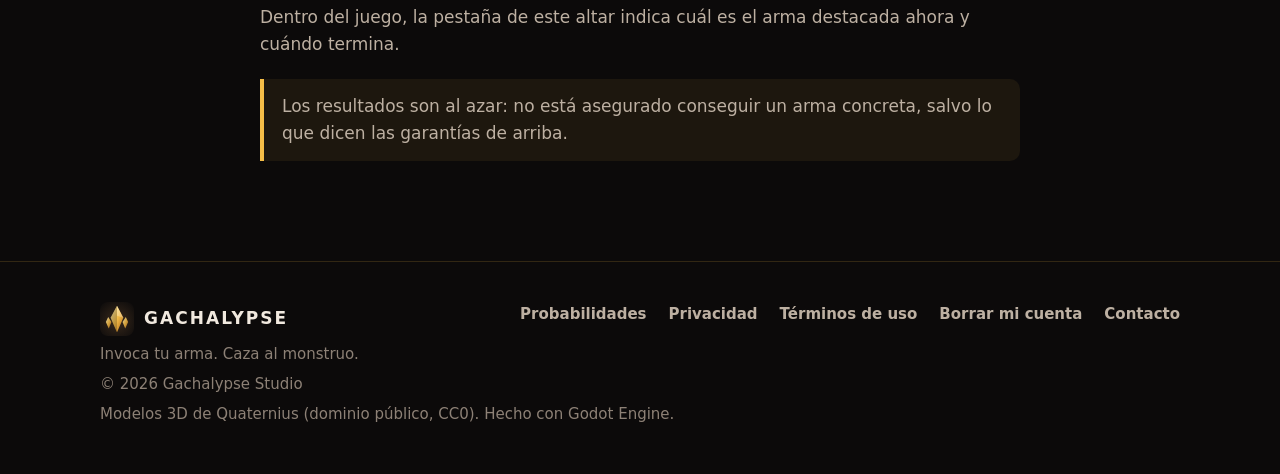
<file: probabilidades.html>
<!doctype html>
<html lang="es">
<head>
<meta charset="utf-8">
<meta name="viewport" content="width=device-width, initial-scale=1">
<title>Probabilidades del Altar de Invocación · Gachalypse</title>
<meta name="description" content="Probabilidad exacta de cada rareza y de cada arma en el Altar de Invocación de Gachalypse, y cómo funcionan las garantías.">
<meta name="theme-color" content="#0c0a0a">
<link rel="icon" href="img/icono.svg" type="image/svg+xml">
<link rel="apple-touch-icon" href="img/icono-180.png">
<link rel="stylesheet" href="estilo.css">
</head>
<body>
<header class="cabecera">
	<div class="contenedor">
		<a class="marca" href="./"><img src="img/icono.svg" alt="" width="34" height="34">GACHALYPSE</a>
		<nav class="menu" aria-label="Secciones">
			<a href="./#modos">Modos</a>
			<a href="./#armas">Armas</a>
			<a href="./#cazador">Personaje</a>
			<a href="probabilidades.html">Probabilidades</a>
		</nav>
		<a class="volver" href="./">← Inicio</a>
	</div>
</header>
<main class="documento">
	<div class="contenedor">
		<h1>Probabilidades del Altar de Invocación</h1>
		<p class="fecha">Estas son las mismas probabilidades que usa el servidor del juego. También puedes verlas dentro del juego: <strong>Altar de Invocación → Probabilidades</strong>.</p>
		<div class="resumen">
			<p><strong>Probabilidad de cada tirada</strong> (cada tirada cuesta 1 Sello de Invocación):</p>
			<div class="rarezas">
				<span class="rareza c-mitica">Mítica <b>0.6%</b></span>
				<span class="rareza c-legendaria">Legendaria <b>2.4%</b></span>
				<span class="rareza c-epica">Épica <b>12%</b></span>
				<span class="rareza c-rara">Rara <b>35%</b></span>
				<span class="rareza c-comun">Común <b>50%</b></span>
			</div>
		</div>
		<h2>Reglas</h2>
		<ul>
			<li>Cada tirada cuesta <strong>1 Sello de Invocación</strong>. Los Sellos se consiguen jugando (cambiando Fragmentos Áureos, la moneda que se gana en las partidas).</li>
			<li><strong>Invocar ×10</strong> asegura al menos un arma <strong>Épica o superior</strong>: si en las diez no sale ninguna, la última se convierte en Épica.</li>
			<li><strong>Garantía Legendaria:</strong> si llevas 79 tiradas sin una Legendaria o superior, la tirada 80 lo es seguro (se convierte en Legendaria).</li>
			<li><strong>Garantía Mítica:</strong> si llevas 179 tiradas sin una Mítica, la tirada 180 lo es seguro.</li>
			<li>Los contadores de garantía se comparten entre los dos altares y se guardan con tu cuenta. Puedes ver cuánto te falta en el propio altar.</li>
			<li>Si te sale un arma que ya tienes, se convierte en <strong>Esencia</strong>: Mítica 80, Legendaria 30, Épica 10, Rara 3, Común 1.</li>
			<li>El resultado de cada tirada lo decide el servidor del juego, no el teléfono. En <strong>Historial</strong> puedes ver tus últimas 300 tiradas.</li>
		</ul>
		<h2>Altar Eterno <span class="fecha">(siempre disponible)</span></h2>
		<p>Dentro de cada rareza, todas las armas tienen la misma probabilidad.</p>
		<div class="tabla-envoltorio">
			<table>
				<thead><tr><th>Arma</th><th>Tipo</th><th class="num">Probabilidad</th></tr></thead>
				<tbody>
				<tr><th colspan="2" class="c-mitica">MÍTICA · 2 armas</th><th class="num c-mitica">0.6%</th></tr>
				<tr><td>Aullido de Vanth</td><td>Rifle de asalto</td><td class="num">0.3%</td></tr>
				<tr><td>Corona del Eclipse</td><td>Francotirador</td><td class="num">0.3%</td></tr>
				<tr><th colspan="2" class="c-legendaria">LEGENDARIA · 3 armas</th><th class="num c-legendaria">2.4%</th></tr>
				<tr><td>Lengua de Hydra</td><td>Escopeta</td><td class="num">0.8%</td></tr>
				<tr><td>Corazón de Magma</td><td>Lanzagranadas</td><td class="num">0.8%</td></tr>
				<tr><td>Susurro Glacial</td><td>Subfusil</td><td class="num">0.8%</td></tr>
				<tr><th colspan="2" class="c-epica">ÉPICA · 5 armas</th><th class="num c-epica">12%</th></tr>
				<tr><td>Colmillo Rúnico</td><td>Pistola</td><td class="num">2.4%</td></tr>
				<tr><td>Tormenta Carmesí</td><td>Ametralladora ligera</td><td class="num">2.4%</td></tr>
				<tr><td>Ojo de Halcón Gris</td><td>Rifle de tirador</td><td class="num">2.4%</td></tr>
				<tr><td>Furia de Coral</td><td>Rifle de asalto</td><td class="num">2.4%</td></tr>
				<tr><td>Eco Fantasma</td><td>Subfusil</td><td class="num">2.4%</td></tr>
				<tr><th colspan="2" class="c-rara">RARA · 7 armas</th><th class="num c-rara">35%</th></tr>
				<tr><td>Viento Errante</td><td>Subfusil</td><td class="num">5%</td></tr>
				<tr><td>Martillo de Hierro</td><td>Escopeta</td><td class="num">5%</td></tr>
				<tr><td>Aguijón Azul</td><td>Rifle de asalto</td><td class="num">5%</td></tr>
				<tr><td>Búho Nocturno</td><td>Rifle de tirador</td><td class="num">5%</td></tr>
				<tr><td>Trueno Sordo</td><td>Revólver</td><td class="num">5%</td></tr>
				<tr><td>Picadura de Murk</td><td>Ballesta</td><td class="num">5%</td></tr>
				<tr><td>Muralla de Plomo</td><td>Ametralladora ligera</td><td class="num">5%</td></tr>
				<tr><th colspan="2" class="c-comun">COMÚN · 10 armas</th><th class="num c-comun">50%</th></tr>
				<tr><td>Recluta M1</td><td>Rifle de asalto</td><td class="num">5%</td></tr>
				<tr><td>Chispa</td><td>Pistola</td><td class="num">5%</td></tr>
				<tr><td>Guardián P9</td><td>Pistola</td><td class="num">5%</td></tr>
				<tr><td>Tábano</td><td>Subfusil</td><td class="num">5%</td></tr>
				<tr><td>Perdigón Viejo</td><td>Escopeta</td><td class="num">5%</td></tr>
				<tr><td>Patrulla R2</td><td>Carabina</td><td class="num">5%</td></tr>
				<tr><td>Vigía Oxidado</td><td>Rifle de tirador</td><td class="num">5%</td></tr>
				<tr><td>Rugido Gris</td><td>Ametralladora ligera</td><td class="num">5%</td></tr>
				<tr><td>Clavo Ardiente</td><td>Ballesta</td><td class="num">5%</td></tr>
				<tr><td>Faro</td><td>Pistola de bengalas</td><td class="num">5%</td></tr>
				</tbody>
			</table>
		</div>
		<h2>Eco del Meteorito <span class="fecha">(tiempo limitado)</span></h2>
		<p>Cada 14 días cambia el arma destacada. Las probabilidades por rareza son las mismas que en el Altar Eterno, pero <strong>cuando sale un arma de la rareza de la destacada, hay un 75% de probabilidad de que sea la destacada</strong>. El otro 25% se reparte a partes iguales entre las demás armas de esa rareza. En las demás rarezas, todas las armas tienen la misma probabilidad.</p>
		<p>Probabilidad de cada tirada según el arma destacada:</p>
		<div class="tabla-envoltorio">
			<table>
				<thead><tr><th>Arma destacada</th><th>Rareza</th><th class="num">La destacada</th><th class="num">Cada una de las demás</th></tr></thead>
				<tbody>
				<tr><td>Aullido de Vanth</td><td class="c-mitica">Mítica</td><td class="num">0.45%</td><td class="num">0.15%</td></tr>
				<tr><td>Lengua de Hydra</td><td class="c-legendaria">Legendaria</td><td class="num">1.8%</td><td class="num">0.3%</td></tr>
				<tr><td>Corona del Eclipse</td><td class="c-mitica">Mítica</td><td class="num">0.45%</td><td class="num">0.15%</td></tr>
				<tr><td>Corazón de Magma</td><td class="c-legendaria">Legendaria</td><td class="num">1.8%</td><td class="num">0.3%</td></tr>
				<tr><td>Susurro Glacial</td><td class="c-legendaria">Legendaria</td><td class="num">1.8%</td><td class="num">0.3%</td></tr>
				</tbody>
			</table>
		</div>
		<p>Dentro del juego, la pestaña de este altar indica cuál es el arma destacada ahora y cuándo termina.</p>
		<div class="aviso"><p>Los resultados son al azar: no está asegurado conseguir un arma concreta, salvo lo que dicen las garantías de arriba.</p></div>
	</div>
</main>
<footer class="pie">
	<div class="contenedor">
		<div class="columnas">
			<div>
				<a class="marca" href="./"><img src="img/icono.svg" alt="" width="34" height="34">GACHALYPSE</a>
				<p>Invoca tu arma. Caza al monstruo.</p>
				<p>© 2026 Gachalypse Studio</p>
			</div>
			<nav aria-label="Información">
				<a href="probabilidades.html">Probabilidades</a>
				<a href="privacidad.html">Privacidad</a>
				<a href="terminos.html">Términos de uso</a>
				<a href="borrar-cuenta.html">Borrar mi cuenta</a>
				<a href="mailto:gachalypse@gmail.com">Contacto</a>
			</nav>
		</div>
		<p>Modelos 3D de Quaternius (dominio público, CC0). Hecho con Godot Engine.</p>
	</div>
</footer>
</body>
</html>
</file>
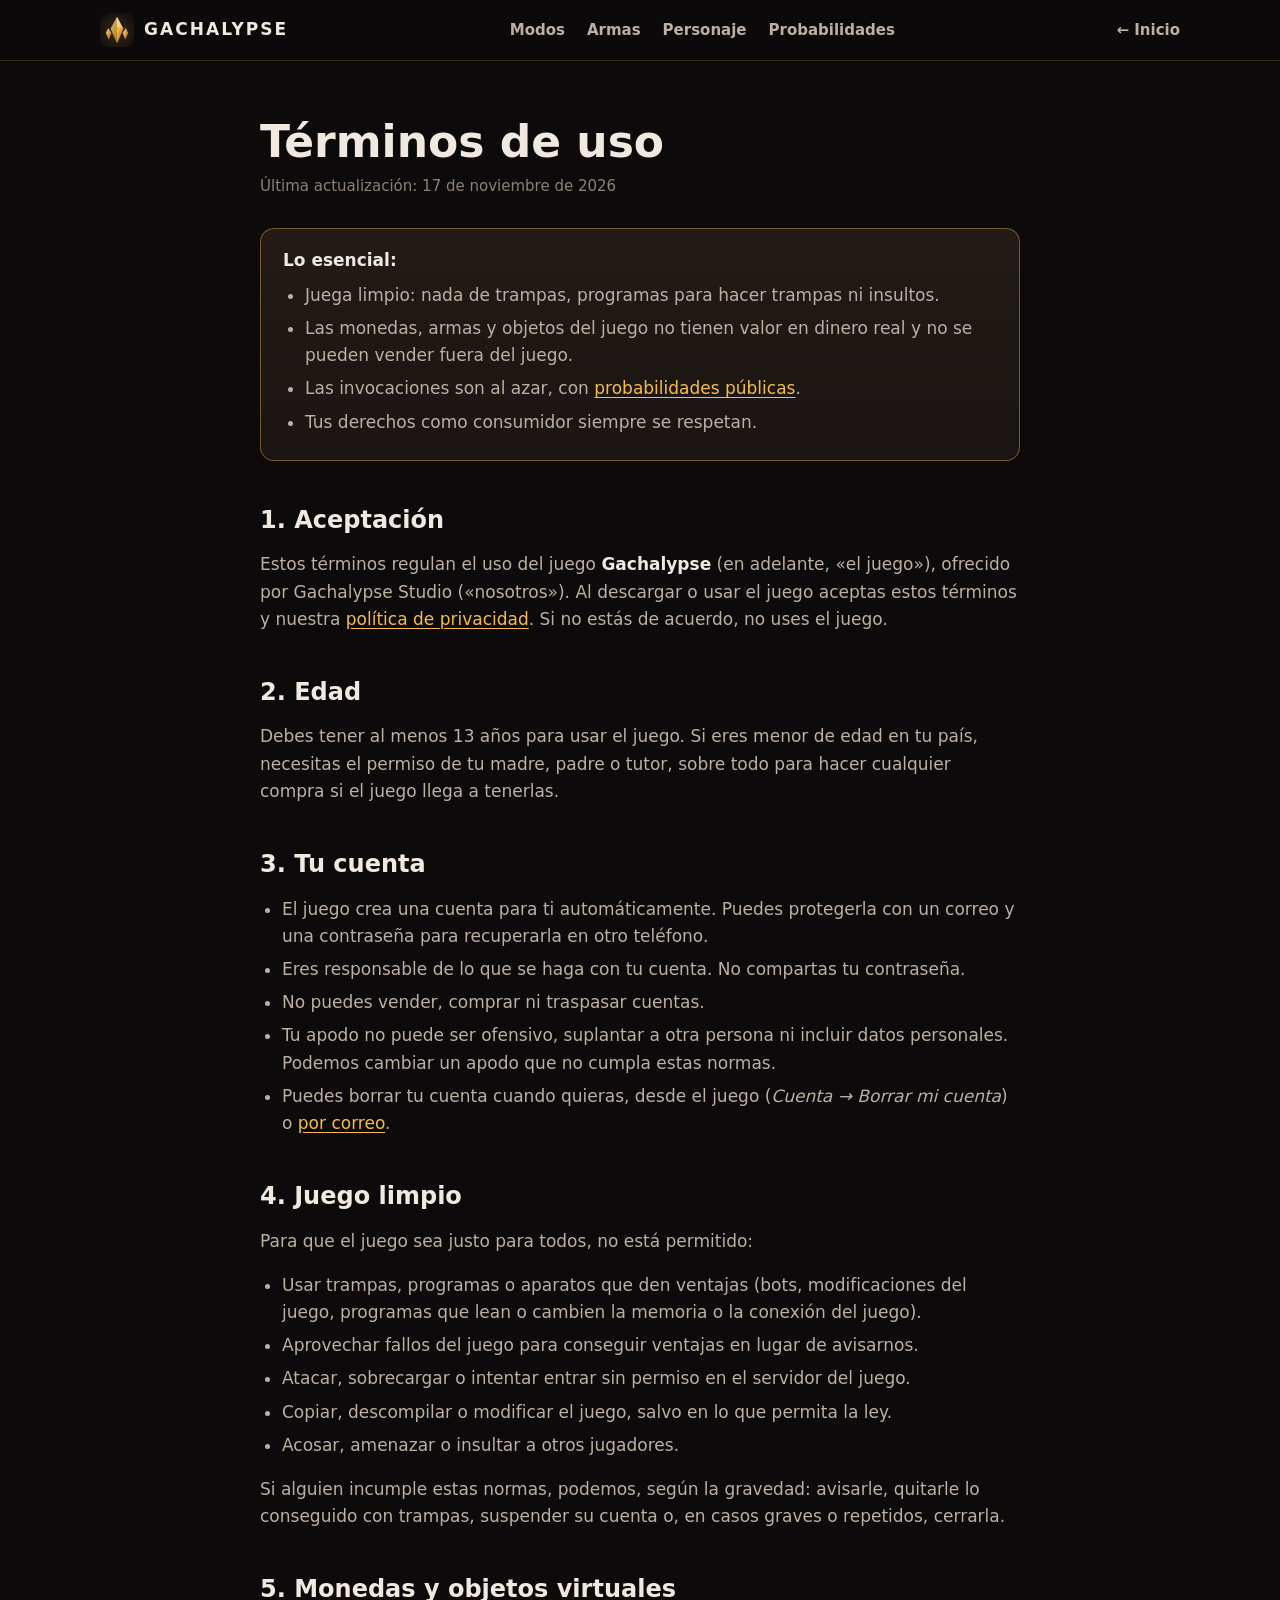
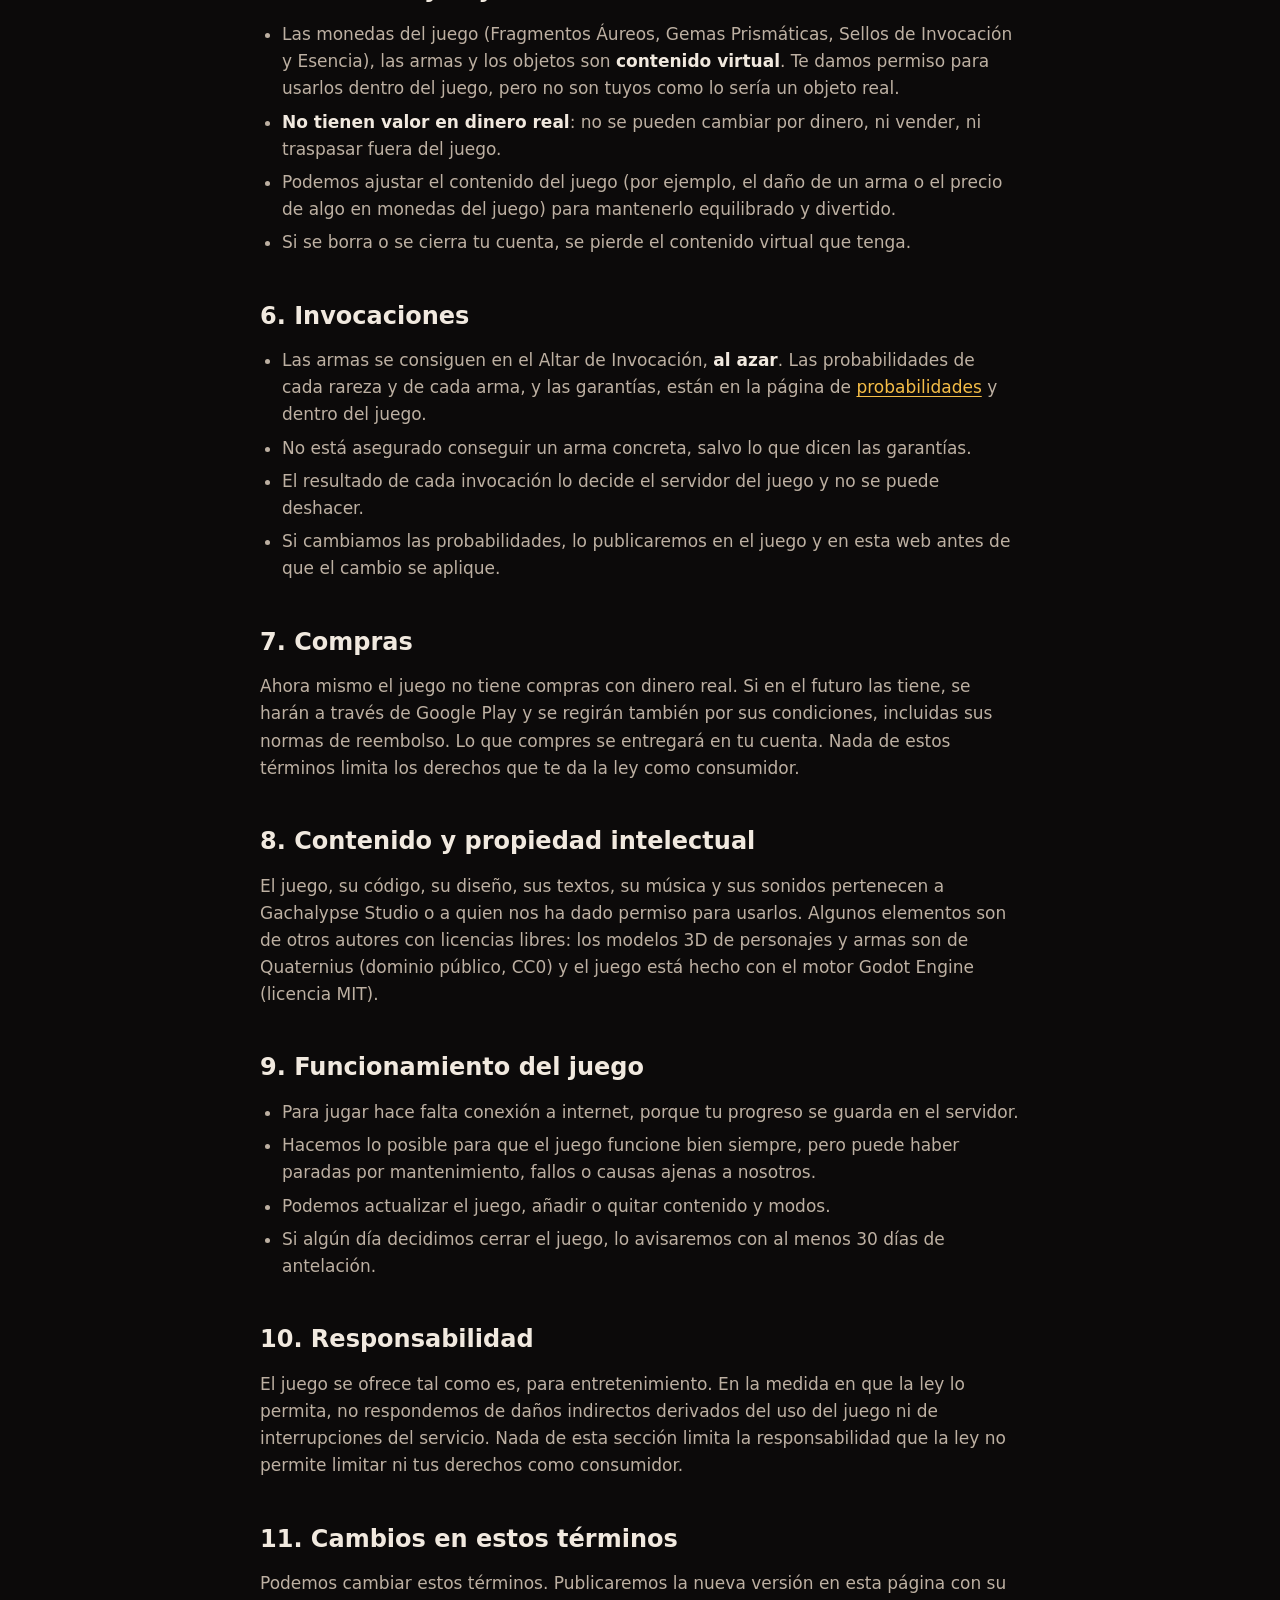
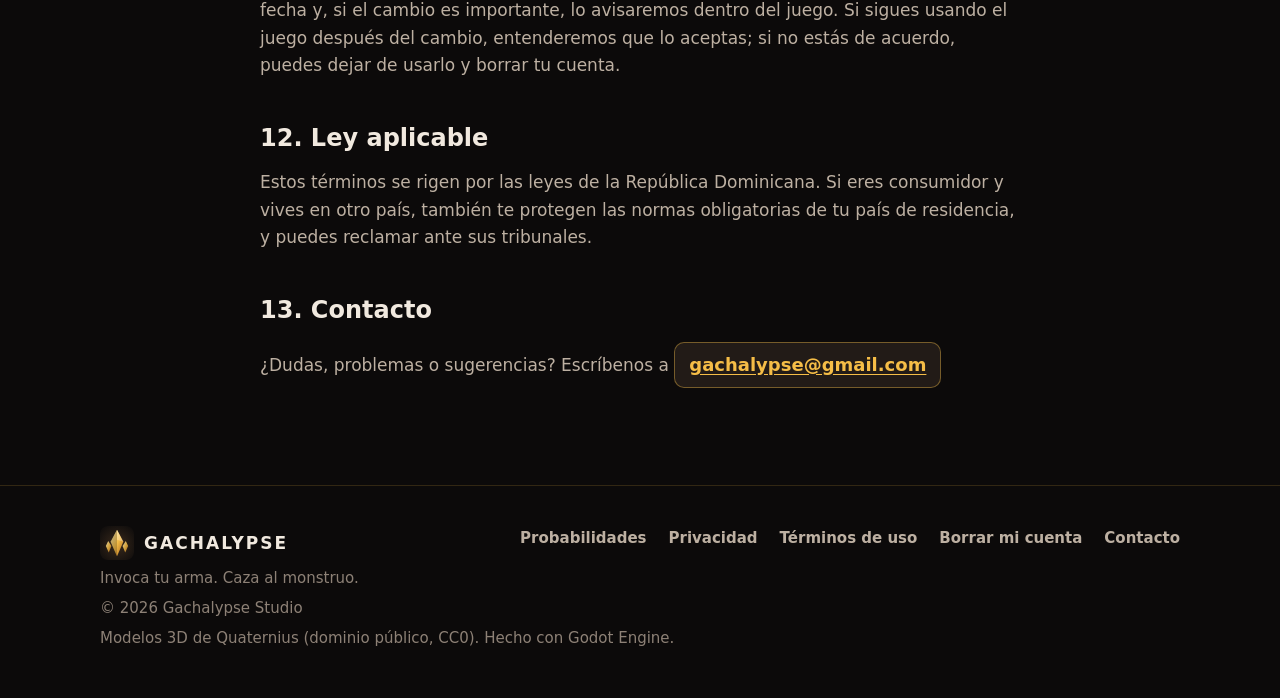
<file: terminos.html>
<!doctype html>
<html lang="es">
<head>
<meta charset="utf-8">
<meta name="viewport" content="width=device-width, initial-scale=1">
<title>Términos de uso · Gachalypse</title>
<meta name="description" content="Las normas para usar Gachalypse: tu cuenta, el juego limpio, las monedas y objetos virtuales y las invocaciones.">
<meta name="theme-color" content="#0c0a0a">
<link rel="icon" href="img/icono.svg" type="image/svg+xml">
<link rel="apple-touch-icon" href="img/icono-180.png">
<link rel="stylesheet" href="estilo.css">
</head>
<body>
<header class="cabecera">
	<div class="contenedor">
		<a class="marca" href="./"><img src="img/icono.svg" alt="" width="34" height="34">GACHALYPSE</a>
		<nav class="menu" aria-label="Secciones">
			<a href="./#modos">Modos</a>
			<a href="./#armas">Armas</a>
			<a href="./#cazador">Personaje</a>
			<a href="probabilidades.html">Probabilidades</a>
		</nav>
		<a class="volver" href="./">← Inicio</a>
	</div>
</header>

<main class="documento">
	<div class="contenedor">
		<h1>Términos de uso</h1>
		<p class="fecha">Última actualización: 17 de noviembre de 2026</p>

		<div class="resumen">
			<p><strong>Lo esencial:</strong></p>
			<ul>
				<li>Juega limpio: nada de trampas, programas para hacer trampas ni insultos.</li>
				<li>Las monedas, armas y objetos del juego no tienen valor en dinero real y no se pueden vender fuera del juego.</li>
				<li>Las invocaciones son al azar, con <a href="probabilidades.html">probabilidades públicas</a>.</li>
				<li>Tus derechos como consumidor siempre se respetan.</li>
			</ul>
		</div>

		<h2>1. Aceptación</h2>
		<p>Estos términos regulan el uso del juego <strong>Gachalypse</strong> (en adelante, «el juego»), ofrecido por Gachalypse Studio («nosotros»). Al descargar o usar el juego aceptas estos términos y nuestra <a href="privacidad.html">política de privacidad</a>. Si no estás de acuerdo, no uses el juego.</p>

		<h2>2. Edad</h2>
		<p>Debes tener al menos 13 años para usar el juego. Si eres menor de edad en tu país, necesitas el permiso de tu madre, padre o tutor, sobre todo para hacer cualquier compra si el juego llega a tenerlas.</p>

		<h2>3. Tu cuenta</h2>
		<ul>
			<li>El juego crea una cuenta para ti automáticamente. Puedes protegerla con un correo y una contraseña para recuperarla en otro teléfono.</li>
			<li>Eres responsable de lo que se haga con tu cuenta. No compartas tu contraseña.</li>
			<li>No puedes vender, comprar ni traspasar cuentas.</li>
			<li>Tu apodo no puede ser ofensivo, suplantar a otra persona ni incluir datos personales. Podemos cambiar un apodo que no cumpla estas normas.</li>
			<li>Puedes borrar tu cuenta cuando quieras, desde el juego (<em>Cuenta → Borrar mi cuenta</em>) o <a href="borrar-cuenta.html">por correo</a>.</li>
		</ul>

		<h2>4. Juego limpio</h2>
		<p>Para que el juego sea justo para todos, no está permitido:</p>
		<ul>
			<li>Usar trampas, programas o aparatos que den ventajas (bots, modificaciones del juego, programas que lean o cambien la memoria o la conexión del juego).</li>
			<li>Aprovechar fallos del juego para conseguir ventajas en lugar de avisarnos.</li>
			<li>Atacar, sobrecargar o intentar entrar sin permiso en el servidor del juego.</li>
			<li>Copiar, descompilar o modificar el juego, salvo en lo que permita la ley.</li>
			<li>Acosar, amenazar o insultar a otros jugadores.</li>
		</ul>
		<p>Si alguien incumple estas normas, podemos, según la gravedad: avisarle, quitarle lo conseguido con trampas, suspender su cuenta o, en casos graves o repetidos, cerrarla.</p>

		<h2>5. Monedas y objetos virtuales</h2>
		<ul>
			<li>Las monedas del juego (Fragmentos Áureos, Gemas Prismáticas, Sellos de Invocación y Esencia), las armas y los objetos son <strong>contenido virtual</strong>. Te damos permiso para usarlos dentro del juego, pero no son tuyos como lo sería un objeto real.</li>
			<li><strong>No tienen valor en dinero real</strong>: no se pueden cambiar por dinero, ni vender, ni traspasar fuera del juego.</li>
			<li>Podemos ajustar el contenido del juego (por ejemplo, el daño de un arma o el precio de algo en monedas del juego) para mantenerlo equilibrado y divertido.</li>
			<li>Si se borra o se cierra tu cuenta, se pierde el contenido virtual que tenga.</li>
		</ul>

		<h2>6. Invocaciones</h2>
		<ul>
			<li>Las armas se consiguen en el Altar de Invocación, <strong>al azar</strong>. Las probabilidades de cada rareza y de cada arma, y las garantías, están en la página de <a href="probabilidades.html">probabilidades</a> y dentro del juego.</li>
			<li>No está asegurado conseguir un arma concreta, salvo lo que dicen las garantías.</li>
			<li>El resultado de cada invocación lo decide el servidor del juego y no se puede deshacer.</li>
			<li>Si cambiamos las probabilidades, lo publicaremos en el juego y en esta web antes de que el cambio se aplique.</li>
		</ul>

		<h2>7. Compras</h2>
		<p>Ahora mismo el juego no tiene compras con dinero real. Si en el futuro las tiene, se harán a través de Google Play y se regirán también por sus condiciones, incluidas sus normas de reembolso. Lo que compres se entregará en tu cuenta. Nada de estos términos limita los derechos que te da la ley como consumidor.</p>

		<h2>8. Contenido y propiedad intelectual</h2>
		<p>El juego, su código, su diseño, sus textos, su música y sus sonidos pertenecen a Gachalypse Studio o a quien nos ha dado permiso para usarlos. Algunos elementos son de otros autores con licencias libres: los modelos 3D de personajes y armas son de Quaternius (dominio público, CC0) y el juego está hecho con el motor Godot Engine (licencia MIT).</p>

		<h2>9. Funcionamiento del juego</h2>
		<ul>
			<li>Para jugar hace falta conexión a internet, porque tu progreso se guarda en el servidor.</li>
			<li>Hacemos lo posible para que el juego funcione bien siempre, pero puede haber paradas por mantenimiento, fallos o causas ajenas a nosotros.</li>
			<li>Podemos actualizar el juego, añadir o quitar contenido y modos.</li>
			<li>Si algún día decidimos cerrar el juego, lo avisaremos con al menos 30 días de antelación.</li>
		</ul>

		<h2>10. Responsabilidad</h2>
		<p>El juego se ofrece tal como es, para entretenimiento. En la medida en que la ley lo permita, no respondemos de daños indirectos derivados del uso del juego ni de interrupciones del servicio. Nada de esta sección limita la responsabilidad que la ley no permite limitar ni tus derechos como consumidor.</p>

		<h2>11. Cambios en estos términos</h2>
		<p>Podemos cambiar estos términos. Publicaremos la nueva versión en esta página con su fecha y, si el cambio es importante, lo avisaremos dentro del juego. Si sigues usando el juego después del cambio, entenderemos que lo aceptas; si no estás de acuerdo, puedes dejar de usarlo y borrar tu cuenta.</p>

		<h2>12. Ley aplicable</h2>
		<p>Estos términos se rigen por las leyes de la República Dominicana. Si eres consumidor y vives en otro país, también te protegen las normas obligatorias de tu país de residencia, y puedes reclamar ante sus tribunales.</p>

		<h2>13. Contacto</h2>
		<p>¿Dudas, problemas o sugerencias? Escríbenos a <a class="correo" href="mailto:gachalypse@gmail.com">gachalypse@gmail.com</a></p>
	</div>
</main>

<footer class="pie">
	<div class="contenedor">
		<div class="columnas">
			<div>
				<a class="marca" href="./"><img src="img/icono.svg" alt="" width="34" height="34">GACHALYPSE</a>
				<p>Invoca tu arma. Caza al monstruo.</p>
				<p>© 2026 Gachalypse Studio</p>
			</div>
			<nav aria-label="Información">
				<a href="probabilidades.html">Probabilidades</a>
				<a href="privacidad.html">Privacidad</a>
				<a href="terminos.html">Términos de uso</a>
				<a href="borrar-cuenta.html">Borrar mi cuenta</a>
				<a href="mailto:gachalypse@gmail.com">Contacto</a>
			</nav>
		</div>
		<p>Modelos 3D de Quaternius (dominio público, CC0). Hecho con Godot Engine.</p>
	</div>
</footer>
</body>
</html>
</file>
<file: estilo.css>
/* GACHALYPSE — Estilo de la página web (los mismos colores que el juego). */

:root {
	--fondo: #0c0a0a;
	--fondo-2: #141010;
	--panel: #1a1513;
	--panel-2: #221b17;
	--borde: rgba(245, 189, 71, 0.16);
	--borde-fuerte: rgba(245, 189, 71, 0.4);
	--texto: #f1e9df;
	--texto-suave: #bdb0a2;
	--texto-tenue: #8d8176;
	--aureo: #f5bd47;
	--aureo-claro: #ffe9a8;
	--aureo-oscuro: #a8641a;
	--comun: #adb5bd;
	--rara: #4d9efa;
	--epica: #b86bff;
	--legendaria: #ffc238;
	--mitica: #ff4061;
	--radio: 14px;
	--ancho: 1120px;
	--letra: system-ui, -apple-system, "Segoe UI", Roboto, "Helvetica Neue", Arial, sans-serif;
	color-scheme: dark;
}

* { box-sizing: border-box; }

html { scroll-behavior: smooth; -webkit-text-size-adjust: 100%; }

body {
	margin: 0;
	background: var(--fondo);
	color: var(--texto);
	font-family: var(--letra);
	font-size: 17px;
	line-height: 1.6;
}

img { max-width: 100%; height: auto; display: block; }

a { color: var(--aureo); text-underline-offset: 3px; }
a:hover { color: var(--aureo-claro); }

:focus-visible { outline: 2px solid var(--aureo); outline-offset: 3px; border-radius: 6px; }

.contenedor { width: 100%; max-width: var(--ancho); margin: 0 auto; padding: 0 20px; }

/* ---------- Cabecera ---------- */

.cabecera {
	position: sticky;
	top: 0;
	z-index: 10;
	background: rgba(12, 10, 10, 0.86);
	backdrop-filter: blur(10px);
	-webkit-backdrop-filter: blur(10px);
	border-bottom: 1px solid var(--borde);
}

.cabecera .contenedor {
	display: flex;
	align-items: center;
	justify-content: space-between;
	gap: 16px;
	min-height: 60px;
}

.marca {
	display: flex;
	align-items: center;
	gap: 10px;
	color: var(--texto);
	text-decoration: none;
	font-weight: 900;
	letter-spacing: 0.12em;
	font-size: 17px;
}

.marca img { width: 34px; height: 34px; border-radius: 8px; }
.marca:hover { color: var(--aureo-claro); }

.menu { display: flex; gap: 22px; }
.menu a {
	color: var(--texto-suave);
	text-decoration: none;
	font-size: 15px;
	font-weight: 600;
}
.menu a:hover { color: var(--aureo); }

@media (max-width: 760px) {
	.menu { display: none; }
}

.volver {
	color: var(--texto-suave);
	text-decoration: none;
	font-size: 15px;
	font-weight: 600;
}

/* ---------- Portada ---------- */

.portada {
	position: relative;
	min-height: min(88vh, 760px);
	display: flex;
	align-items: flex-end;
	overflow: hidden;
	border-bottom: 1px solid var(--borde);
}

.portada .fondo {
	position: absolute;
	inset: 0;
	width: 100%;
	height: 100%;
	object-fit: cover;
	object-position: center 60%;
}

.portada::after {
	content: "";
	position: absolute;
	inset: 0;
	background:
		linear-gradient(180deg, rgba(12, 10, 10, 0.25) 0%, rgba(12, 10, 10, 0.35) 40%, rgba(12, 10, 10, 0.95) 88%, var(--fondo) 100%),
		radial-gradient(ellipse at 20% 80%, rgba(168, 100, 26, 0.35), transparent 60%);
}

.portada .contenedor { position: relative; z-index: 1; padding-top: 120px; padding-bottom: 64px; }

.portada .icono {
	width: 88px;
	height: 88px;
	border-radius: 20px;
	box-shadow: 0 10px 40px rgba(245, 189, 71, 0.35);
	margin-bottom: 18px;
}

.titulo-juego {
	margin: 0;
	font-size: clamp(44px, 10vw, 96px);
	line-height: 1;
	font-weight: 900;
	letter-spacing: 0.06em;
	background: linear-gradient(180deg, #fff6d6 0%, var(--aureo) 55%, var(--aureo-oscuro) 100%);
	-webkit-background-clip: text;
	background-clip: text;
	color: transparent;
	filter: drop-shadow(0 4px 18px rgba(0, 0, 0, 0.6));
}

.lema {
	margin: 14px 0 0;
	font-size: clamp(20px, 3.4vw, 28px);
	font-weight: 700;
	color: var(--texto);
	text-shadow: 0 2px 12px rgba(0, 0, 0, 0.8);
}

.entradilla {
	max-width: 620px;
	margin: 12px 0 0;
	color: var(--texto-suave);
	text-shadow: 0 2px 10px rgba(0, 0, 0, 0.9);
}

.acciones { display: flex; flex-wrap: wrap; gap: 12px; margin-top: 28px; }

.boton {
	display: inline-flex;
	align-items: center;
	gap: 10px;
	padding: 13px 22px;
	border-radius: 999px;
	font-weight: 800;
	font-size: 16px;
	text-decoration: none;
	border: 1px solid var(--borde-fuerte);
	color: var(--texto);
	background: rgba(26, 21, 19, 0.8);
	transition: transform 0.15s ease, background 0.15s ease;
}

.boton:hover { transform: translateY(-1px); color: var(--aureo-claro); }

.boton-principal {
	background: linear-gradient(180deg, #ffd36b, var(--aureo) 60%, #d99a2b);
	color: #1c1206;
	border-color: transparent;
}

.boton-principal:hover { color: #1c1206; }

.boton[aria-disabled="true"] { cursor: default; }
.boton[aria-disabled="true"]:hover { transform: none; }

.boton svg { width: 20px; height: 20px; flex: none; }

.pequeno { font-size: 14px; color: var(--texto-tenue); margin-top: 14px; }

/* ---------- Secciones ---------- */

.seccion { padding: 76px 0; }
.seccion + .seccion { border-top: 1px solid rgba(255, 255, 255, 0.04); }
.seccion.oscura { background: var(--fondo-2); }

.antetitulo {
	margin: 0 0 8px;
	color: var(--aureo);
	font-size: 13px;
	font-weight: 800;
	letter-spacing: 0.18em;
	text-transform: uppercase;
}

h2 {
	margin: 0 0 14px;
	font-size: clamp(28px, 5vw, 42px);
	line-height: 1.15;
	font-weight: 900;
}

h3 { margin: 0 0 8px; font-size: 20px; line-height: 1.3; }

.introduccion { max-width: 720px; color: var(--texto-suave); margin: 0 0 34px; }

/* Rejillas */
.rejilla { display: grid; gap: 18px; }
.rejilla-3 { grid-template-columns: repeat(auto-fit, minmax(min(100%, 240px), 1fr)); }
.rejilla-2 { grid-template-columns: repeat(auto-fit, minmax(min(100%, 420px), 1fr)); }

.tarjeta {
	background: linear-gradient(180deg, var(--panel-2), var(--panel));
	border: 1px solid var(--borde);
	border-radius: var(--radio);
	padding: 22px;
}

.tarjeta p { margin: 0; color: var(--texto-suave); font-size: 16px; }

.tarjeta .simbolo {
	width: 44px;
	height: 44px;
	border-radius: 12px;
	display: grid;
	place-items: center;
	margin-bottom: 14px;
	background: rgba(245, 189, 71, 0.12);
	color: var(--aureo);
}

.tarjeta .simbolo svg { width: 24px; height: 24px; }

/* Modos de juego */
.modo { padding: 0; overflow: hidden; display: flex; flex-direction: column; }
.modo img { aspect-ratio: 16 / 8; width: 100%; object-fit: cover; border-bottom: 1px solid var(--borde); }
.modo .cuerpo { padding: 18px 20px 22px; }
.modo .etiqueta-modo {
	display: inline-block;
	font-size: 12px;
	font-weight: 800;
	letter-spacing: 0.1em;
	text-transform: uppercase;
	color: var(--aureo);
	margin-bottom: 6px;
}

/* Bloque de texto e imagen */
.dos-columnas {
	display: grid;
	grid-template-columns: 1fr 1fr;
	gap: 40px;
	align-items: center;
}

@media (max-width: 860px) {
	.dos-columnas { grid-template-columns: 1fr; gap: 26px; }
	.dos-columnas .imagen-primero { order: -1; }
}

.captura {
	border-radius: var(--radio);
	border: 1px solid var(--borde);
	box-shadow: 0 18px 50px rgba(0, 0, 0, 0.5);
	width: 100%;
}

.lista-puntos { list-style: none; padding: 0; margin: 0; display: grid; gap: 12px; }
.lista-puntos li { padding-left: 30px; position: relative; color: var(--texto-suave); }
.lista-puntos li::before {
	content: "";
	position: absolute;
	left: 4px;
	top: 0.5em;
	width: 11px;
	height: 11px;
	transform: rotate(45deg);
	background: var(--aureo);
	border-radius: 2px;
}
.lista-puntos strong { color: var(--texto); }

/* Rarezas */
.rarezas { display: flex; flex-wrap: wrap; gap: 8px; margin: 22px 0; }
.rareza {
	display: inline-flex;
	align-items: center;
	gap: 8px;
	padding: 7px 14px;
	border-radius: 999px;
	border: 1px solid currentColor;
	font-weight: 800;
	font-size: 14px;
	background: rgba(255, 255, 255, 0.03);
}
.rareza b { color: var(--texto); font-weight: 800; }

.c-comun { color: var(--comun); }
.c-rara { color: var(--rara); }
.c-epica { color: var(--epica); }
.c-legendaria { color: var(--legendaria); }
.c-mitica { color: var(--mitica); }

/* Tira de armas */
.armas {
	display: grid;
	grid-auto-flow: column;
	grid-auto-columns: minmax(200px, 1fr);
	gap: 14px;
	overflow-x: auto;
	scroll-snap-type: x mandatory;
	padding-bottom: 10px;
	scrollbar-width: thin;
	scrollbar-color: var(--aureo-oscuro) transparent;
}

.arma {
	scroll-snap-align: start;
	background: radial-gradient(ellipse at 50% 35%, color-mix(in srgb, var(--color-rareza) 22%, transparent), transparent 70%), var(--panel);
	border: 1px solid color-mix(in srgb, var(--color-rareza) 55%, transparent);
	border-radius: var(--radio);
	padding: 14px 14px 16px;
	text-align: center;
}
.arma img { width: 100%; aspect-ratio: 2 / 1; object-fit: contain; }
.arma .nombre { font-weight: 800; margin-top: 6px; }
.arma .tipo { font-size: 13px; color: var(--color-rareza); font-weight: 700; text-transform: uppercase; letter-spacing: 0.06em; }

.r-comun { --color-rareza: var(--comun); }
.r-rara { --color-rareza: var(--rara); }
.r-epica { --color-rareza: var(--epica); }
.r-legendaria { --color-rareza: var(--legendaria); }
.r-mitica { --color-rareza: var(--mitica); }

/* Galería */
.galeria {
	display: grid;
	grid-auto-flow: column;
	grid-auto-columns: min(82%, 640px);
	gap: 16px;
	overflow-x: auto;
	scroll-snap-type: x mandatory;
	padding-bottom: 12px;
	scrollbar-width: thin;
	scrollbar-color: var(--aureo-oscuro) transparent;
}
.galeria figure { margin: 0; scroll-snap-align: start; }
.galeria figcaption { margin-top: 10px; color: var(--texto-tenue); font-size: 15px; }

/* Llamada final */
.llamada {
	text-align: center;
	background:
		radial-gradient(ellipse at 50% 0%, rgba(245, 189, 71, 0.18), transparent 65%),
		var(--fondo-2);
}
.llamada .acciones { justify-content: center; }

/* ---------- Pie ---------- */

.pie {
	border-top: 1px solid var(--borde);
	padding: 40px 0 48px;
	color: var(--texto-tenue);
	font-size: 15px;
}
.pie .columnas { display: flex; flex-wrap: wrap; justify-content: space-between; gap: 24px; }
.pie nav { display: flex; flex-wrap: wrap; gap: 10px 22px; }
.pie nav a { color: var(--texto-suave); text-decoration: none; font-weight: 600; }
.pie nav a:hover { color: var(--aureo); }
.pie p { margin: 6px 0 0; }

/* ---------- Páginas de texto (privacidad, términos...) ---------- */

.documento { padding: 56px 0 80px; }
.documento .contenedor { max-width: 800px; }
.documento h1 { margin: 0 0 6px; font-size: clamp(30px, 6vw, 44px); line-height: 1.15; font-weight: 900; }
.documento .fecha { color: var(--texto-tenue); margin: 0 0 30px; font-size: 15px; }
.documento h2 { font-size: 24px; margin: 40px 0 12px; padding-top: 6px; }
.documento h3 { font-size: 18px; margin: 24px 0 8px; }
.documento p, .documento li { color: var(--texto-suave); }
.documento strong { color: var(--texto); }
.documento ul, .documento ol { padding-left: 22px; }
.documento li { margin: 6px 0; }

.resumen {
	background: linear-gradient(180deg, var(--panel-2), var(--panel));
	border: 1px solid var(--borde-fuerte);
	border-radius: var(--radio);
	padding: 18px 22px;
	margin: 0 0 28px;
}
.resumen p { margin: 0 0 8px; }
.resumen ul { margin: 0; }

.indice { columns: 2 260px; margin: 0 0 10px; }

.pasos { counter-reset: paso; list-style: none; padding: 0; display: grid; gap: 14px; }
.pasos > li {
	counter-increment: paso;
	position: relative;
	padding: 16px 18px 16px 62px;
	background: var(--panel);
	border: 1px solid var(--borde);
	border-radius: var(--radio);
	margin: 0;
}
.pasos > li::before {
	content: counter(paso);
	position: absolute;
	left: 16px;
	top: 14px;
	width: 32px;
	height: 32px;
	border-radius: 50%;
	display: grid;
	place-items: center;
	font-weight: 900;
	color: #1c1206;
	background: var(--aureo);
}

.aviso {
	border-left: 4px solid var(--aureo);
	background: rgba(245, 189, 71, 0.07);
	padding: 14px 18px;
	border-radius: 0 10px 10px 0;
	margin: 20px 0;
}
.aviso p { margin: 0; }

/* Tablas */
.tabla-envoltorio { overflow-x: auto; margin: 16px 0 8px; border: 1px solid var(--borde); border-radius: var(--radio); }
table { width: 100%; border-collapse: collapse; font-size: 15px; }
th, td { padding: 11px 14px; text-align: left; border-bottom: 1px solid rgba(255, 255, 255, 0.06); vertical-align: top; }
th { background: var(--panel-2); color: var(--texto); font-weight: 800; white-space: nowrap; }
tr:last-child td { border-bottom: none; }
td { color: var(--texto-suave); }
td.num, th.num { text-align: right; font-variant-numeric: tabular-nums; white-space: nowrap; }
td .destacada { color: var(--aureo); font-weight: 800; font-size: 13px; margin-left: 6px; }

/* Correo para copiar */
.correo {
	display: inline-block;
	font-weight: 800;
	font-size: 18px;
	padding: 8px 14px;
	border-radius: 10px;
	background: var(--panel-2);
	border: 1px solid var(--borde-fuerte);
	word-break: break-all;
}

/* Datos que aún faltan (se rellenan antes de publicar) */
.pendiente { background: #ffe25b; color: #1c1206; padding: 0 4px; border-radius: 4px; font-weight: 800; }

@media (max-width: 560px) {
	body { font-size: 16px; }
	.seccion { padding: 56px 0; }
	.contenedor { padding: 0 16px; }
	.portada .contenedor { padding-bottom: 44px; }
	.portada .fondo { object-position: 74% 50%; }
	.boton { padding: 12px 18px; }
	.pasos > li { padding-left: 56px; }
}

@media (prefers-reduced-motion: reduce) {
	html { scroll-behavior: auto; }
	.boton { transition: none; }
}
</file>
